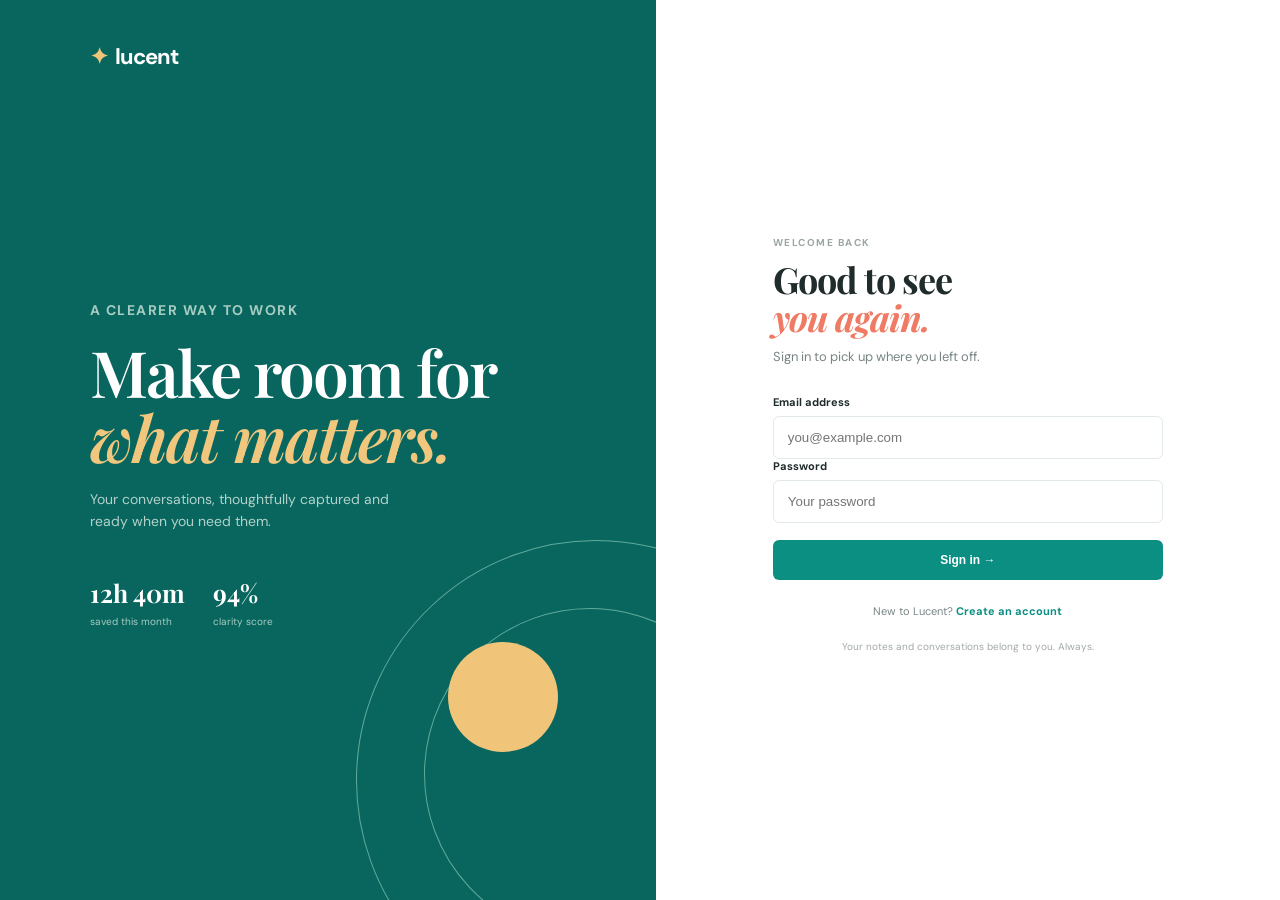
<file: index.html>
<!doctype html>
<html lang="en">
<head>
  <meta charset="UTF-8" />
  <meta name="viewport" content="width=device-width, initial-scale=1.0" />
  <title>Meetmind AI | Intelligent meeting workspace</title>
  <meta name="description" content="Lucent turns every conversation into shared clarity." />
  <link rel="preconnect" href="https://fonts.googleapis.com" />
  <link rel="preconnect" href="https://fonts.gstatic.com" crossorigin />
  <link href="https://fonts.googleapis.com/css2?family=DM+Sans:wght@400;500;600;700&family=Playfair+Display:wght@600;700&display=swap" rel="stylesheet" />
  <link rel="stylesheet" href="styles.css" />
</head>
<body>
  <div class="app-shell">
    <aside class="sidebar">
      <div class="brand"><span class="brand-mark">✦</span><span>meetmind AI   </span></div>
      <div class="workspace-switcher"><span class="avatar avatar-teal">AM</span><span><b>Acme studio</b><small>Personal workspace</small></span><span class="chevron">⌄</span></div>
      <nav class="nav" aria-label="Primary navigation">
        <a class="nav-item active" href="#workspace"><span>◉</span>Overview</a>
        <a class="nav-item" href="#meetings"><span>◌</span>Meetings <em>4</em></a>
        <a class="nav-item" href="#notes"><span>▤</span>Notes</a>
        <a class="nav-item" href="#tasks"><span>✓</span>Tasks <em class="dot"></em></a>
        <a class="nav-item" href="#library"><span>▧</span>Library</a>
      </nav>
      <div class="sidebar-bottom">
        <a class="nav-item" href="#analytics"><span>◒</span>Insights</a>
        <a class="nav-item" href="#settings"><span>⚙</span>Settings</a>
        <div class="sidebar-tip"><span class="tip-icon">✧</span><div><b>Make it yours</b><small>Personalize your AI assistant</small></div><button class="tip-close" aria-label="Dismiss">×</button></div>
        <div class="profile"><span class="avatar avatar-coral">AR</span><span><b id="profileName">Alex Rivera</b><small>Pro plan</small></span><span class="chevron">⌄</span><button class="logout-button" id="logoutBtn" type="button">Log out</button></div>
      </div>
    </aside>

    <main class="main-content" id="workspace">
      <header class="topbar"><div class="breadcrumb"><span>Workspace</span><span>/</span><b>Overview</b></div><div class="top-actions"><button class="icon-button" aria-label="Search">⌕</button><button class="icon-button has-notification" aria-label="Notifications">♧</button><button class="button button-primary" id="newMeetingBtn"><span>＋</span> New meeting</button></div></header>
      <section class="content">
        <div class="welcome-row"><div><p class="eyebrow">MONDAY, OCTOBER 5, 2026</p><h1>Good morning, Alex <span class="wave">✦</span></h1><p class="subtle">A clear day starts with a clear mind.</p></div><div class="quick-stat"><span class="stat-icon">◷</span><div><b>12h 40m</b><small>saved this month</small></div></div></div>
        <div class="hero-grid">
          <section class="hero-card"><div class="hero-copy"><p class="eyebrow light">YOUR NEXT SESSION</p><h2>Design systems<br /><i>that feel human.</i></h2><p>Tuesday, October 6 · 10:00 AM</p><div class="hero-footer"><div class="attendees"><span class="avatar avatar-sand">JR</span><span class="avatar avatar-lilac">MK</span><span class="avatar avatar-blue">+3</span><span class="attendee-label">Product sync</span></div><button class="button button-light" id="joinBtn">Join meeting <span>→</span></button></div></div><div class="hero-art" aria-hidden="true"><div class="orbit orbit-one"></div><div class="orbit orbit-two"></div><div class="art-sun"></div><div class="art-leaf leaf-one"></div><div class="art-leaf leaf-two"></div><span class="art-star">✦</span></div></section>
          <section class="focus-card"><div class="section-heading"><div><p class="eyebrow">AI FOCUS</p><h3>Your week at a glance</h3></div><button class="more-button" aria-label="More options">•••</button></div><div class="focus-body"><div class="donut"><div><strong>78%</strong><small>focused</small></div></div><div class="focus-list"><div><span class="legend teal"></span><b>Deep work</b><strong>18h 20m</strong></div><div><span class="legend coral"></span><b>Meetings</b><strong>6h 40m</strong></div><div><span class="legend sand"></span><b>Admin</b><strong>3h 10m</strong></div></div></div><div class="focus-foot"><span>↗ 12%</span> more focused than last week</div></section>
        </div>
        <div class="section-heading recent-heading"><div><p class="eyebrow">KEEP GOING</p><h2>Recent activity</h2></div><button class="text-button" id="viewAllBtn">View all <span>→</span></button></div>
        <div class="activity-grid">
          <article class="activity-card meeting-card"><div class="card-top"><span class="type-icon coral-bg">◉</span><span class="status-pill live-pill"><span class="live-dot"></span>In progress</span><button class="more-button">•••</button></div><p class="eyebrow">TODAY · 09:30 AM</p><h3>Q4 planning &amp; priorities</h3><p class="card-meta"><span>◷ 42 min</span><span>·</span><span>6 participants</span></p><div class="card-bottom"><div class="mini-avatars"><span class="avatar avatar-teal">AM</span><span class="avatar avatar-sand">JR</span><span class="avatar avatar-coral">SK</span><span class="avatar avatar-blue">+3</span></div><button class="circle-arrow" aria-label="Open meeting">→</button></div></article>
          <article class="activity-card note-card"><div class="card-top"><span class="type-icon teal-bg">▤</span><span class="status-pill">Updated 2h ago</span><button class="more-button">•••</button></div><p class="eyebrow">NOTE · PERSONAL</p><h3>Ideas for a calmer inbox</h3><p class="note-preview">“What if the best productivity system is the one you don’t notice?”</p><div class="card-bottom"><span class="tag">Personal</span><span class="card-date">Edited today</span></div></article>
          <article class="activity-card summary-card"><div class="card-top"><span class="type-icon lilac-bg">✧</span><span class="status-pill">Ready to share</span><button class="more-button">•••</button></div><p class="eyebrow">AI SUMMARY · YESTERDAY</p><h3>Customer research debrief</h3><p class="summary-preview"><span>3</span> key themes · <span>5</span> action items · <span>2</span> open questions</p><div class="card-bottom"><span class="tag lilac-tag">AI generated</span><span class="circle-arrow">→</span></div></article>
        </div>
        <div class="bottom-grid"><section class="agenda-panel"><div class="section-heading"><div><p class="eyebrow">UP NEXT</p><h2>Your agenda</h2></div><button class="text-button">Calendar <span>↗</span></button></div><div class="agenda-row"><div class="agenda-time"><b>10:00</b><small>AM</small></div><div class="agenda-line"><span></span></div><div class="agenda-content"><div class="agenda-title"><span class="agenda-dot coral"></span><h3>Design systems that feel human</h3><span class="duration">60 min</span></div><p>Product sync · 5 participants</p></div></div><div class="agenda-row"><div class="agenda-time"><b>02:30</b><small>PM</small></div><div class="agenda-line"><span></span></div><div class="agenda-content"><div class="agenda-title"><span class="agenda-dot teal"></span><h3>Focus block</h3><span class="duration">90 min</span></div><p>Deep work · No interruptions</p></div></div></section><section class="task-panel"><div class="section-heading"><div><p class="eyebrow">ACTION ITEMS</p><h2>Stay on track</h2></div><button class="more-button">•••</button></div><div class="task-progress"><div class="progress-ring"><span>5/8</span></div><div><b>Almost there</b><p>3 tasks need your attention</p></div></div><div class="task-list"><label><input type="checkbox" checked /><span>Share Q4 planning notes</span><small>Today</small></label><label><input type="checkbox" /><span>Review research transcript</span><small>Tomorrow</small></label><label><input type="checkbox" /><span>Send follow-up to Maya</span><small>Oct 8</small></label></div></section></div>
      </section>
    </main>
  </div>
  <div class="modal hidden" id="meetingModal" role="dialog" aria-modal="true" aria-labelledby="modalTitle"><div class="modal-card"><button class="modal-close" id="closeModal" aria-label="Close">×</button><span class="modal-icon">✦</span><p class="eyebrow">NEW SESSION</p><h2 id="modalTitle">What are we making<br /><i>space for?</i></h2><p class="subtle">Start a focused workspace for your next conversation.</p><input class="meeting-input" id="meetingName" type="text" placeholder="Name your meeting" /><div class="modal-actions"><button class="button button-quiet" id="cancelModal">Cancel</button><button class="button button-primary" id="startMeeting">Start workspace <span>→</span></button></div></div></div>
  <div class="toast hidden" id="toast"><span>✦</span><span id="toastMessage">Workspace ready</span></div>
  <script src="app.js"></script>
</body>
</html>
</file>
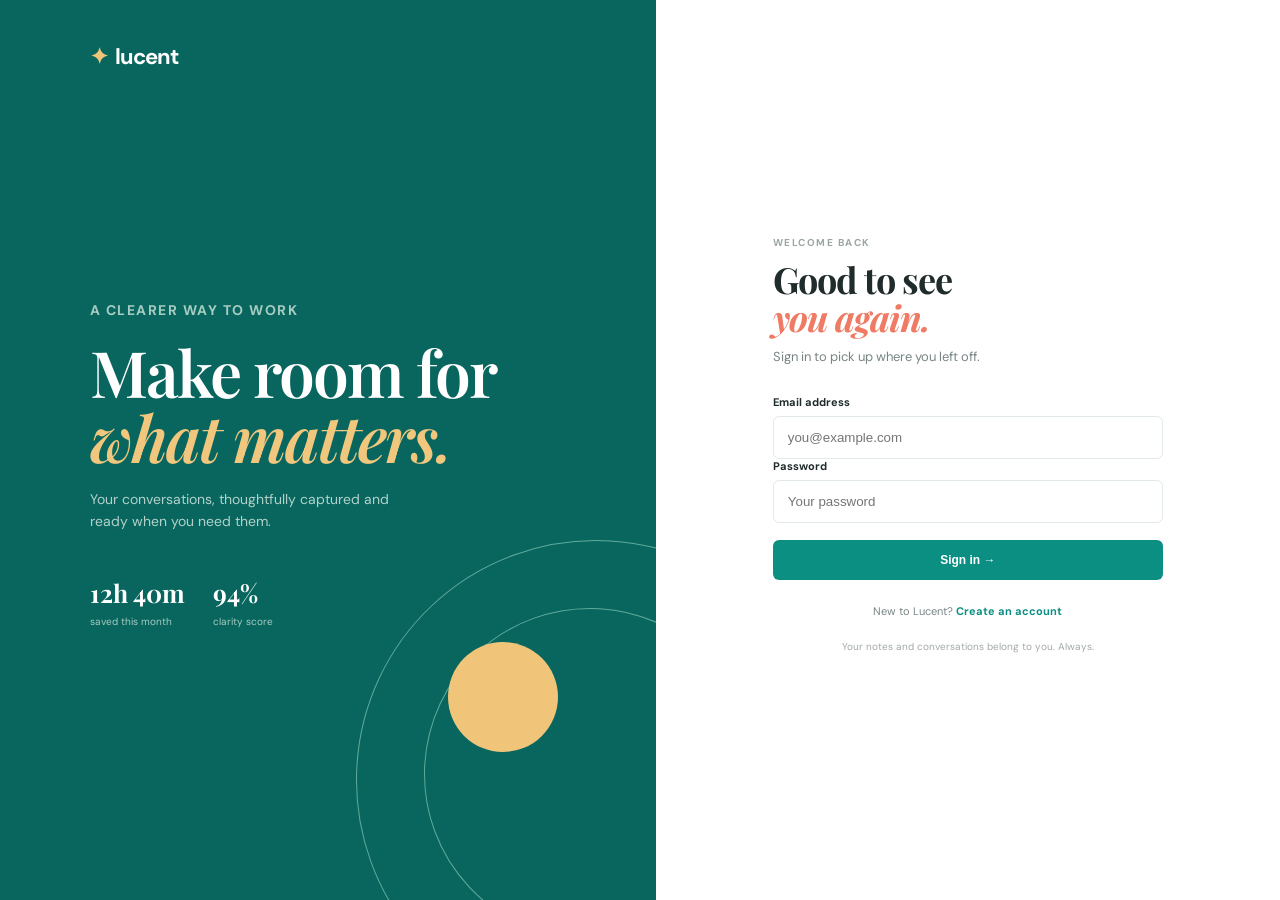
<file: dashboard/index.html>
<!doctype html>
<html lang="en">
<head>
  <meta charset="UTF-8" />
  <meta name="viewport" content="width=device-width, initial-scale=1.0" />
  <title>Dashboard | MeetMind AI</title>
  <meta name="description" content="MeetMind AI authenticated workspace dashboard" />
  <link rel="preconnect" href="https://fonts.googleapis.com" />
  <link rel="preconnect" href="https://fonts.gstatic.com" crossorigin />
  <link href="https://fonts.googleapis.com/css2?family=DM+Sans:wght@400;500;600;700&family=Playfair+Display:wght@600;700&display=swap" rel="stylesheet" />
  <link rel="stylesheet" href="dashboard.css" />
</head>
<body data-theme="light">
  <script>try { document.body.dataset.theme = localStorage.getItem('meetmind-theme') || localStorage.getItem('meetmind-room-theme') || 'light'; } catch { }</script>
  <div class="dashboard-shell">
    <aside class="sidebar" id="sidebar"></aside>
    <div class="dashboard-main">
      <header class="dashboard-header" id="header"></header>
      <main class="dashboard-content">
        <section class="welcome-row">
          <div><p class="eyebrow" id="dateLabel">TODAY</p><h1>Good morning, <span id="welcomeName">there</span> <span class="spark">✦</span></h1><p class="muted">Your meeting workspace is ready when you are.</p></div>
          <div class="header-actions"><button class="button button-primary" data-action="create-meeting"><span>＋</span> Create meeting</button></div>
        </section>

        <section class="stats-grid" id="stats" aria-label="Dashboard statistics"></section>

        <section class="primary-actions" aria-label="Meeting actions">
          <article class="action-card action-create"><div class="action-icon">＋</div><div><p class="eyebrow">START SOMETHING NEW</p><h2>Create a meeting</h2><p>Set up a workspace for your next conversation.</p></div><button class="button button-light" data-action="create-meeting">Create <span>→</span></button></article>
          <article class="action-card action-join"><div class="action-icon">↗</div><div><p class="eyebrow">HAVE AN INVITE?</p><h2>Join a meeting</h2><p>Enter a meeting link or room code to continue.</p></div><button class="button button-outline" data-action="join-meeting">Join <span>→</span></button></article>
        </section>

        <section class="section-block" id="meetings"><div class="section-heading"><div><p class="eyebrow">YOUR WORKSPACE</p><h2>Meetings</h2></div><a class="section-link" href="#recent">View all <span>→</span></a></div><div class="meeting-grid" id="recentMeetings"></div></section>
        <section class="section-block split-block"><div><div class="section-heading"><div><p class="eyebrow">PLAN AHEAD</p><h2>Upcoming meetings</h2></div><button class="text-button" data-action="calendar">Calendar ↗</button></div><div id="upcomingMeetings"></div></div><div id="tasks"><div class="section-heading"><div><p class="eyebrow">YOUR FOLLOW-UPS</p><h2>Pending tasks</h2></div><a class="section-link" href="#tasks">View all <span>→</span></a></div><div id="pendingTasks"></div></div></section>

        <section class="section-block" id="notes"><div class="section-heading"><div><p class="eyebrow">MEETMIND TOOLS</p><h2>Quick AI actions</h2></div><span class="availability">Available with meeting content</span></div><div class="ai-actions" id="quickActions"></div></section>
        <p class="privacy-footer">Your workspace is private. Meeting intelligence appears here only after you connect meeting content.</p>
      </main>
    </div>
  </div>
  <div class="modal hidden" id="actionModal" role="dialog" aria-modal="true" aria-labelledby="modalTitle"><div class="modal-card"><button class="modal-close" id="closeModal" aria-label="Close">×</button><span class="modal-icon" id="modalIcon">✦</span><p class="eyebrow" id="modalEyebrow">MEETING WORKSPACE</p><h2 id="modalTitle">Coming next.</h2><p class="muted" id="modalMessage">Meeting creation is not connected yet. This dashboard is ready for the meeting engine.</p><button class="button button-primary modal-button" id="modalDone">Got it</button></div></div>
  <div class="modal hidden" id="settingsModal" role="dialog" aria-modal="true" aria-labelledby="settingsTitle"><div class="modal-card settings-card"><button class="modal-close" data-action="close-settings" aria-label="Close">×</button><p class="eyebrow">ACCOUNT SETTINGS</p><h2 id="settingsTitle">Your profile</h2><form id="settingsForm"><label>Name<input name="name" required minlength="2" maxlength="120"/></label><label>Preferred language<select name="preferred_language"><option value="en">English</option><option value="es">Spanish</option><option value="fr">French</option><option value="de">German</option><option value="hi">Hindi</option></select></label><label>Timezone<input name="timezone" maxlength="64" placeholder="Asia/Kolkata"/></label><p class="muted" id="settingsState">Changes are saved to your account.</p><button class="button button-primary modal-button" type="submit">Save changes</button></form></div></div>
  <script src="dashboard.js"></script>
</body>
</html>
</file>
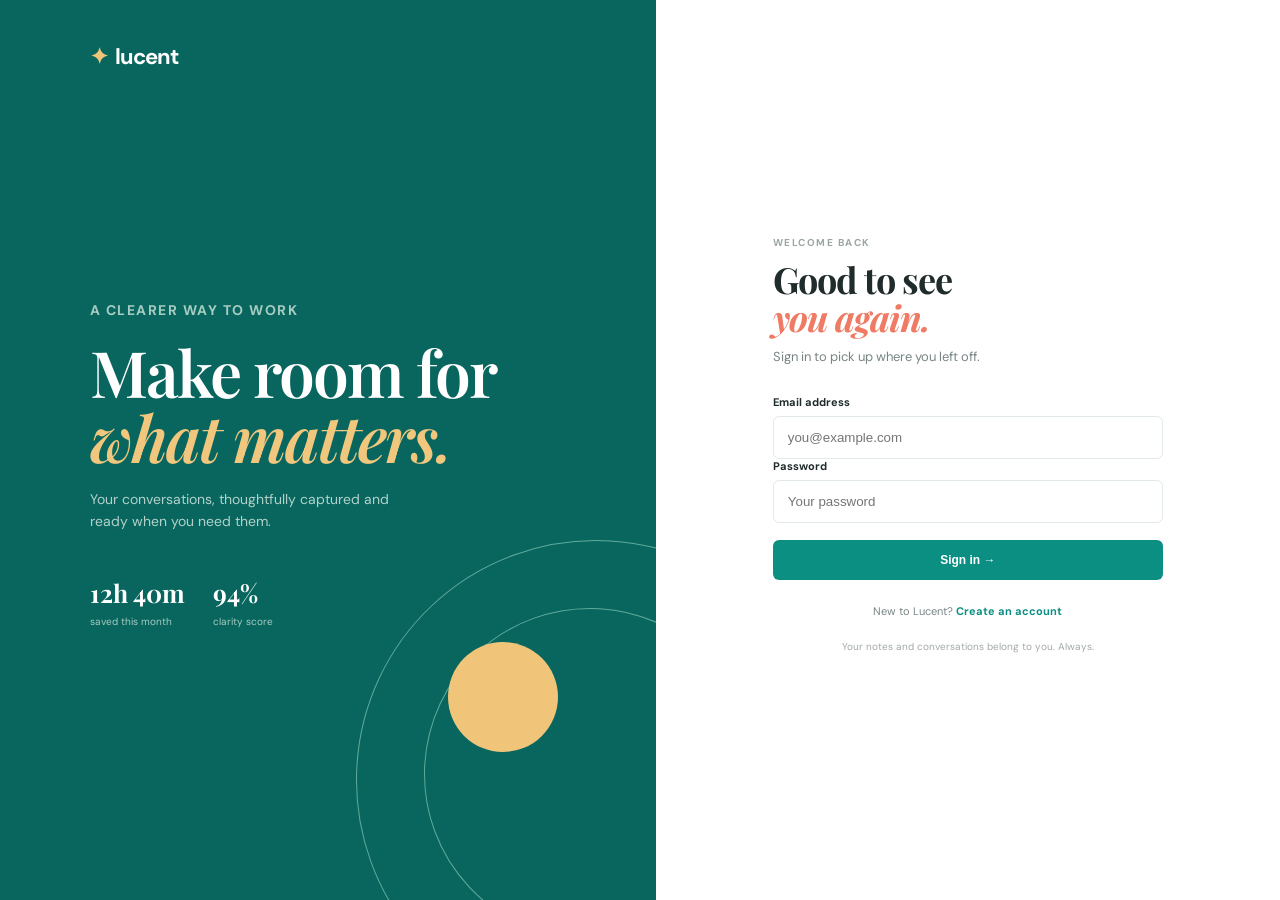
<file: login/index.html>
<!doctype html>
<html lang="en"><head><meta charset="UTF-8" /><meta name="viewport" content="width=device-width, initial-scale=1.0" /><title>Sign in | Lucent</title><link rel="preconnect" href="https://fonts.googleapis.com" /><link rel="preconnect" href="https://fonts.gstatic.com" crossorigin /><link href="https://fonts.googleapis.com/css2?family=DM+Sans:wght@400;500;600;700&family=Playfair+Display:wght@600;700&display=swap" rel="stylesheet" /><link rel="stylesheet" href="../auth/auth.css" /></head><body><main class="auth-shell"><section class="auth-visual"><div class="auth-brand"><span>✦</span>lucent</div><div class="visual-copy"><p class="eyebrow">A CLEARER WAY TO WORK</p><h1>Make room for<br /><i>what matters.</i></h1><p>Your conversations, thoughtfully captured and ready when you need them.</p><div class="visual-stat"><div><b>12h 40m</b><small>saved this month</small></div><div><b>94%</b><small>clarity score</small></div></div></div><div class="visual-orbit"></div><div class="visual-sun"></div></section><section class="auth-panel"><div class="auth-card"><p class="eyebrow">WELCOME BACK</p><h2>Good to see<br /><i>you again.</i></h2><p class="auth-subtitle">Sign in to pick up where you left off.</p><form class="auth-form" id="authForm"><div id="fields"></div><div id="formError" class="form-error" role="alert"></div><button class="button button-primary" type="submit">Sign in →</button></form><p class="auth-switch">New to Lucent? <a href="../register/index.html">Create an account</a></p><p class="privacy-note">Your notes and conversations belong to you. Always.</p></div></section></main><script src="../supabase-client.js"></script><script src="../auth/auth.js"></script><script>window.meetmindSupabase?.ensureClient().catch(() => undefined); setupAuthForm('login');</script></body></html>
</file>
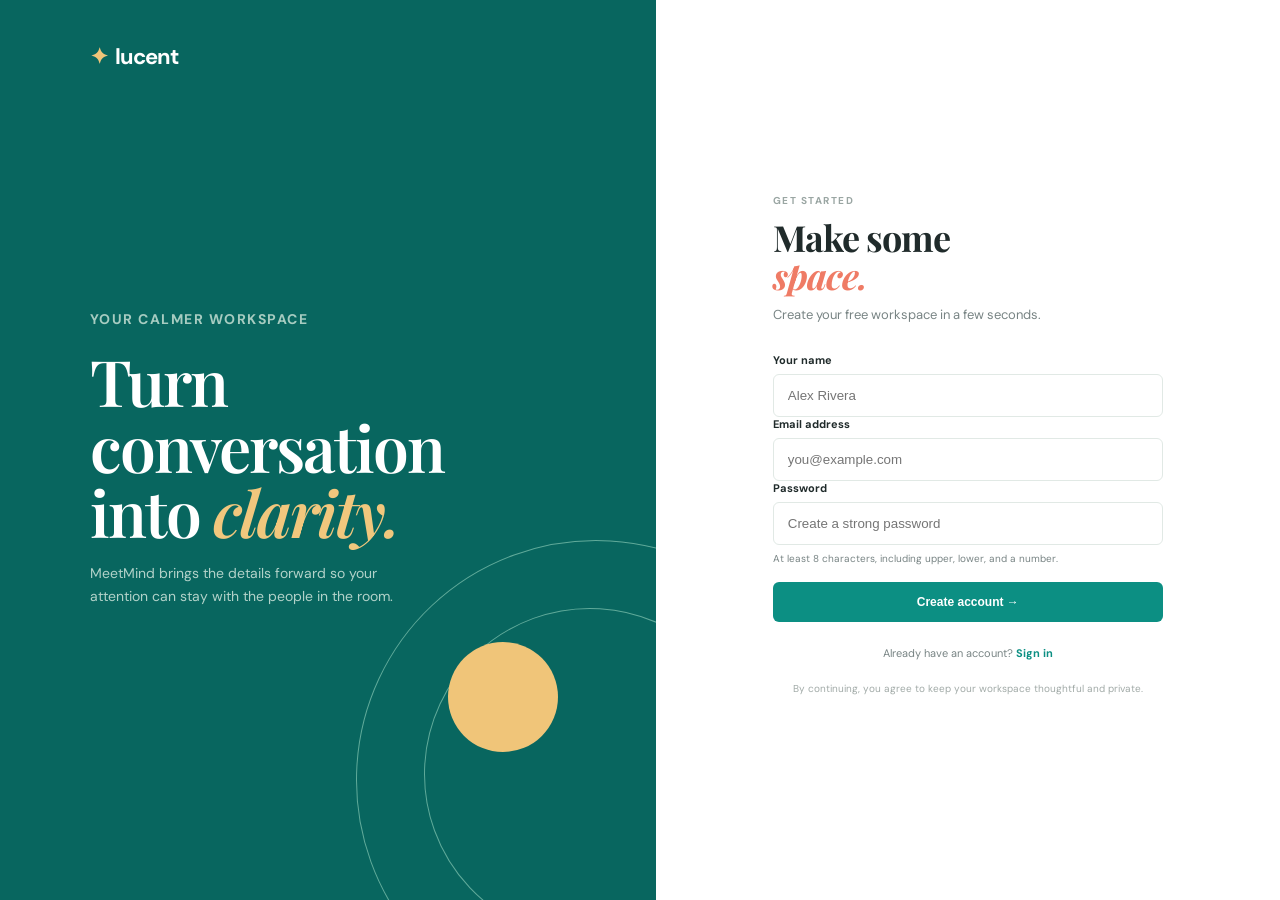
<file: register/index.html>
<!doctype html>
<html lang="en"><head><meta charset="UTF-8" /><meta name="viewport" content="width=device-width, initial-scale=1.0" /><title>Create account | Lucent</title><link rel="preconnect" href="https://fonts.googleapis.com" /><link rel="preconnect" href="https://fonts.gstatic.com" crossorigin /><link href="https://fonts.googleapis.com/css2?family=DM+Sans:wght@400;500;600;700&family=Playfair+Display:wght@600;700&display=swap" rel="stylesheet" /><link rel="stylesheet" href="../auth/auth.css" /></head><body><main class="auth-shell"><section class="auth-visual"><div class="auth-brand"><span>✦</span>lucent</div><div class="visual-copy"><p class="eyebrow">YOUR CALMER WORKSPACE</p><h1>Turn conversation<br />into <i>clarity.</i></h1><p>MeetMind brings the details forward so your attention can stay with the people in the room.</p></div><div class="visual-orbit"></div><div class="visual-sun"></div></section><section class="auth-panel"><div class="auth-card"><p class="eyebrow">GET STARTED</p><h2>Make some<br /><i>space.</i></h2><p class="auth-subtitle">Create your free workspace in a few seconds.</p><form class="auth-form" id="authForm"><div id="fields"></div><div id="formError" class="form-error" role="alert"></div><button class="button button-primary" type="submit">Create account →</button></form><p class="auth-switch">Already have an account? <a href="../login/index.html">Sign in</a></p><p class="privacy-note">By continuing, you agree to keep your workspace thoughtful and private.</p></div></section></main><script src="../supabase-client.js"></script><script src="../auth/auth.js"></script><script>window.meetmindSupabase?.ensureClient().catch(() => undefined); setupAuthForm('register');</script></body></html>
</file>
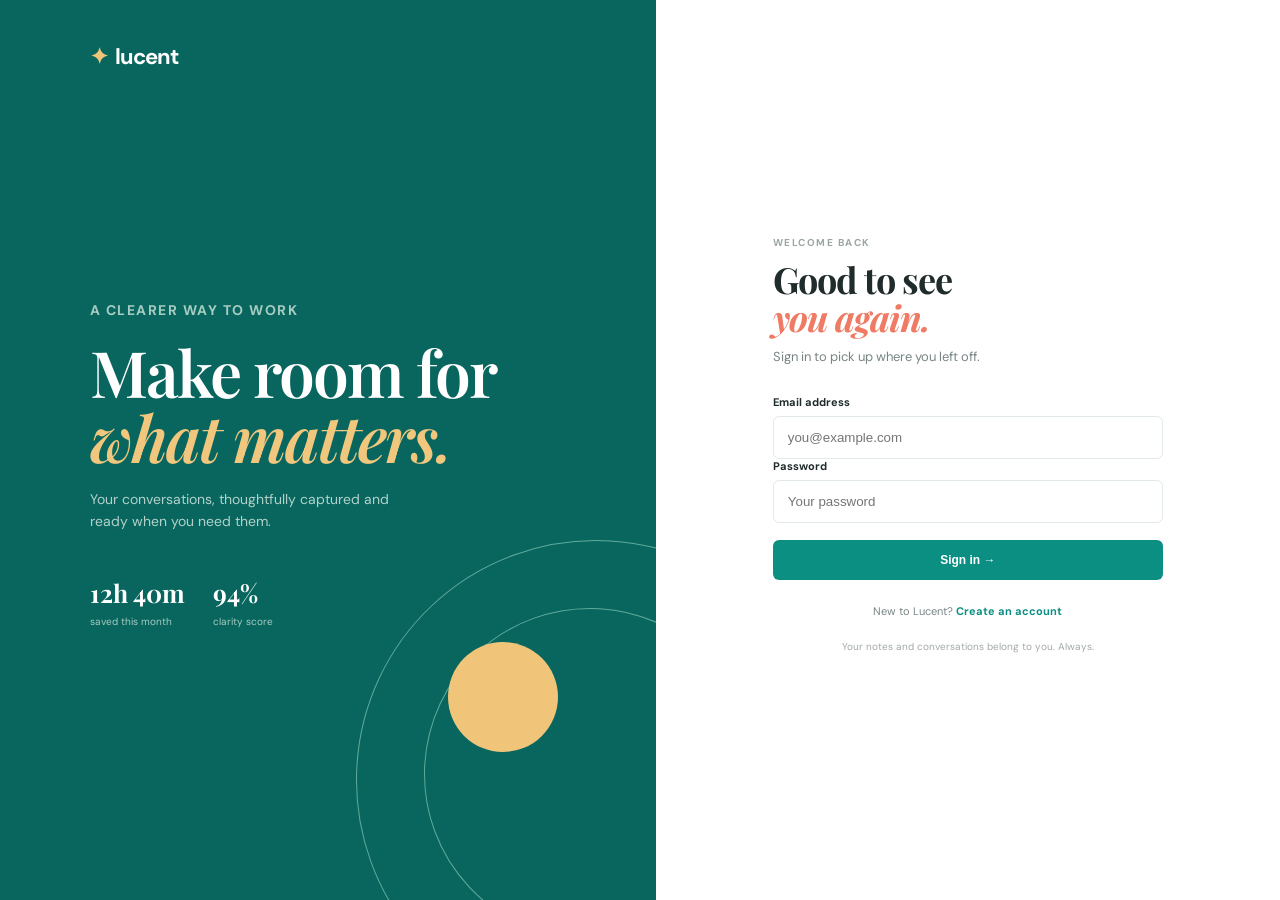
<file: meetings/create/index.html>
<!doctype html><html lang="en"><head><meta charset="UTF-8"/><meta name="viewport" content="width=device-width,initial-scale=1.0"/><title>Create meeting | MeetMind AI</title><link rel="preconnect" href="https://fonts.googleapis.com"/><link rel="preconnect" href="https://fonts.gstatic.com" crossorigin/><link href="https://fonts.googleapis.com/css2?family=DM+Sans:wght@400;500;600;700&family=Playfair+Display:wght@600;700&display=swap" rel="stylesheet"/><link rel="stylesheet" href="../meetings.css"/></head><body><main class="meeting-page"><header class="meeting-top"><a class="brand" href="../../dashboard/index.html"><span>✦</span>meetmind <small>AI</small></a><a class="back-link" href="../../dashboard/index.html">← Dashboard</a></header><div class="meeting-layout"><section class="intro"><p class="eyebrow">NEW MEETING</p><h1>Make space for<br/><i>the conversation.</i></h1><p class="muted">Create a private workspace for your meeting. Add the basics now; intelligence features will become available when the meeting engine is connected.</p><div class="feature-list"><div class="feature"><span class="feature-icon">◌</span><span><b>One focused workspace</b><small>Participants and meeting details stay together.</small></span></div><div class="feature"><span class="feature-icon">◎</span><span><b>Ready for conversation</b><small>Your meeting workspace is ready to use.</small></span></div></div></section><section class="form-card"><form class="form" id="meetingForm"><div class="field"><label for="title">Meeting title</label><input id="title" name="title" placeholder="e.g. Product planning" required maxlength="255"/></div><div class="field"><label for="description">Description <span class="muted">(optional)</span></label><textarea id="description" name="description" placeholder="What would you like to cover?"></textarea></div><div class="field"><label for="meeting_type">Meeting type</label><select id="meeting_type" name="meeting_type"><option value="online">Online</option><option value="lecture">Lecture</option><option value="interview">Interview</option><option value="workshop">Workshop</option></select></div><div class="form-row"><div class="field"><label for="start_time">Start time</label><input id="start_time" name="start_time" type="datetime-local"/></div><div class="field"><label for="end_time">End time</label><input id="end_time" name="end_time" type="datetime-local"/></div></div><div id="formError" class="form-error" role="alert"></div><button class="button button-primary" type="submit">Create meeting →</button><p class="form-note">You will be added as the host automatically.</p></form></section></div></main><script src="../meetings.js"></script><script>document.querySelector('#meetingForm').addEventListener('submit', MeetingPage.createMeeting);</script></body></html>
</file>
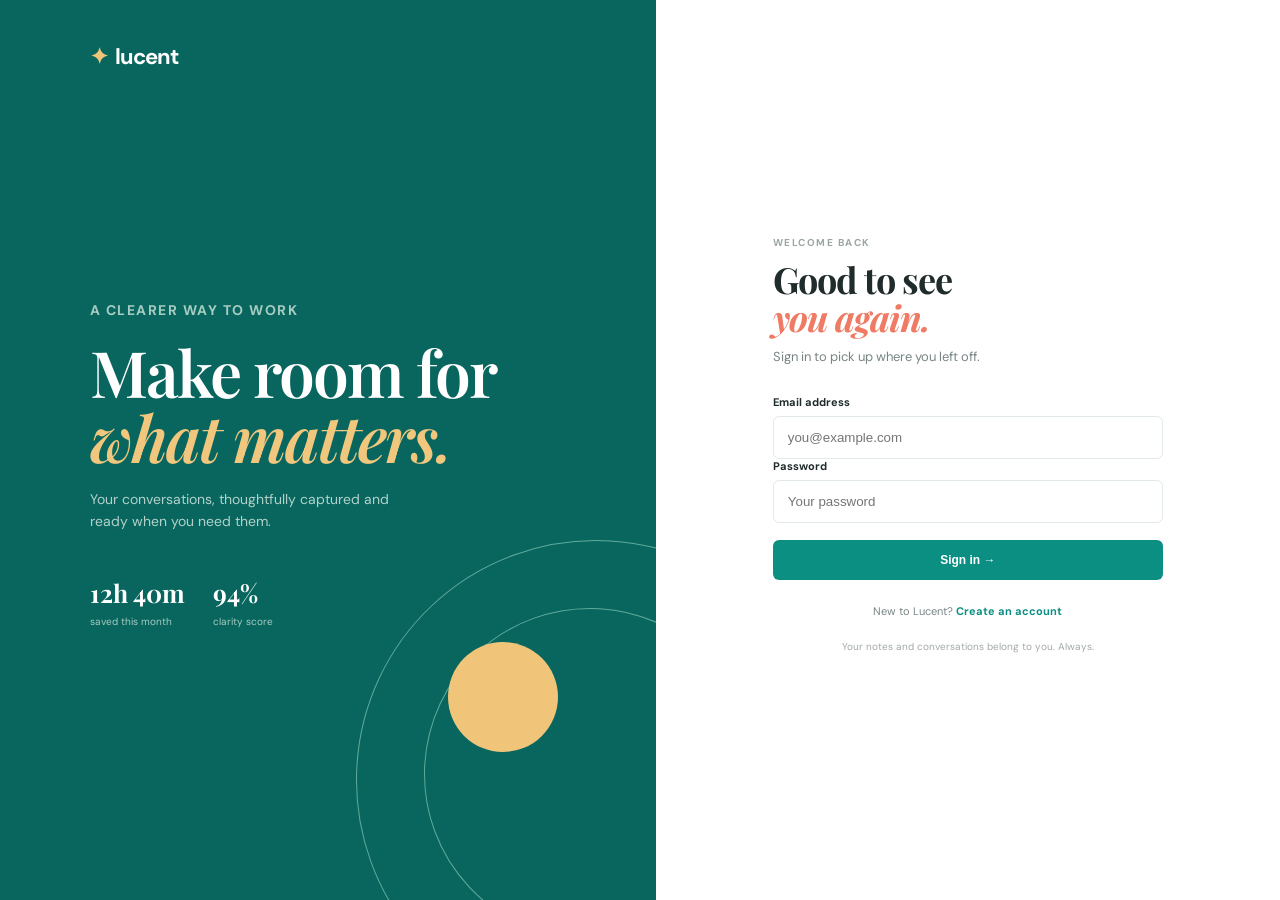
<file: meetings/join/index.html>
<!doctype html><html lang="en"><head><meta charset="UTF-8"/><meta name="viewport" content="width=device-width,initial-scale=1.0"/><title>Join meeting | MeetMind AI</title><link rel="preconnect" href="https://fonts.googleapis.com"/><link rel="preconnect" href="https://fonts.gstatic.com" crossorigin/><link href="https://fonts.googleapis.com/css2?family=DM+Sans:wght@400;500;600;700&family=Playfair+Display:wght@600;700&display=swap" rel="stylesheet"/><link rel="stylesheet" href="../meetings.css"/></head><body><main class="meeting-page"><header class="meeting-top"><a class="brand" href="../../dashboard/index.html"><span>✦</span>meetmind <small>AI</small></a><a class="back-link" href="../../dashboard/index.html">← Dashboard</a></header><div class="meeting-layout"><section class="intro"><p class="eyebrow">JOIN A MEETING</p><h1>Bring your<br/><i>perspective.</i></h1><p class="muted">Use the meeting ID shared by the host. You will only see meeting content after you join.</p><div class="feature-list"><div class="feature"><span class="feature-icon">✓</span><span><b>Choose your access</b><small>Join as a participant or a viewer.</small></span></div><div class="feature"><span class="feature-icon">◉</span><span><b>Clear permissions</b><small>Your role is shown to everyone in the workspace.</small></span></div></div></section><section class="form-card"><form class="form" id="joinForm"><div class="field"><label for="meeting_id">Meeting ID</label><input id="meeting_id" name="meeting_id" placeholder="Paste the meeting UUID" required/></div><div class="field"><label for="role">Join as</label><select id="role" name="role"><option value="participant">Participant</option><option value="viewer">Viewer</option></select><small>Participants can contribute. Viewers have read-only access.</small></div><div id="formError" class="form-error" role="alert"></div><button class="button button-primary" type="submit">Join meeting →</button><p class="form-note">You can leave at any time from the meeting workspace.</p></form></section></div></main><script src="../meetings.js"></script><script>document.querySelector('#joinForm').addEventListener('submit', MeetingPage.joinMeeting);</script></body></html>
</file>
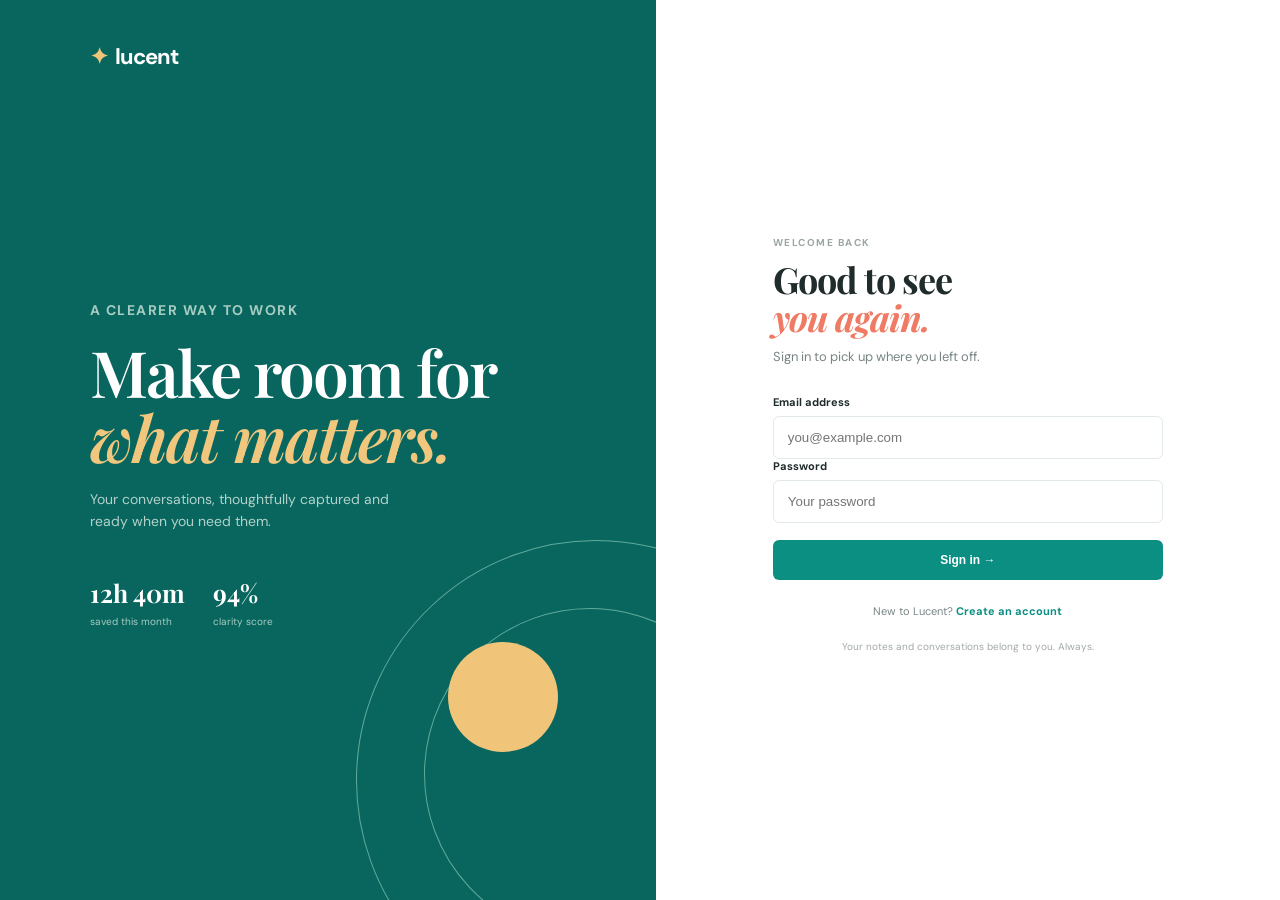
<file: meetings/detail.html>
<!doctype html>
<html lang="en">
	<head>
		<meta charset="UTF-8" />
		<meta name="viewport" content="width=device-width, initial-scale=1.0, viewport-fit=cover" />
		<title>Live workspace | MeetMind AI</title>
		<link rel="preconnect" href="https://fonts.googleapis.com" />
		<link rel="preconnect" href="https://fonts.gstatic.com" crossorigin />
		<link href="https://fonts.googleapis.com/css2?family=DM+Sans:wght@400;500;600;700&family=Noto+Sans+Malayalam:wght@400;500;600;700&family=Playfair+Display:wght@600;700&display=swap" rel="stylesheet" />
		<link rel="stylesheet" href="room-tokens.css" />
		<link rel="stylesheet" href="workspace.css" />
		<link rel="stylesheet" href="room-layout.css" />
		<link rel="stylesheet" href="transcription.css" />
		<link rel="stylesheet" href="questions.css" />
	</head>
	<body>
		<main class="workspace-shell" id="roomShell" data-theme="light">
			<header class="workspace-header" id="workspaceHeader">
				<div id="loading" class="loading-state" aria-live="polite">
					<span class="skeleton-mark"></span>
					<span class="skeleton-copy"><i></i><i></i></span>
					<span class="skeleton-status"></span>
				</div>
			</header>
			<div class="connection-banner" id="reconnectingBanner" hidden role="status">Reconnecting to the meeting...</div>
			<div class="workspace-body" id="workspaceGrid"></div>
			<div id="controls"></div>
			<div class="toast-stack" id="toast" aria-live="polite" aria-atomic="false"></div>
		</main>
		<script src="icons.js"></script>
		<script src="websocket-service.js"></script>
		<script src="webrtc-service.js"></script>
		<script src="media-provider.js"></script>
		<script src="providers/mesh-provider.js"></script>
		<script src="workspace.js"></script>
	</body>
</html>
</file>
<file: styles.css>
/* Authentication-aware dashboard controls */
.logout-button{border:0;background:none;color:#a07d76;cursor:pointer;font-size:9px;padding:4px 0;margin-left:auto}.logout-button:hover{color:var(--coral)}
*{box-sizing:border-box} :root{--ink:#202b2b;--muted:#788484;--line:#e7ece9;--cream:#f6f8f4;--paper:#fff;--teal:#0c8f83;--teal-dark:#08665f;--coral:#ef7b65;--sand:#e7be72;--lilac:#c5b8e7} body{margin:0;background:var(--cream);color:var(--ink);font-family:'DM Sans',sans-serif;font-size:14px}button,input{font:inherit}.app-shell{display:flex;min-height:100vh}.sidebar{width:238px;background:#fff;border-right:1px solid var(--line);padding:28px 15px 20px;display:flex;flex-direction:column;flex-shrink:0}.brand{display:flex;align-items:center;gap:9px;padding:0 13px 34px;font-size:23px;font-weight:700;letter-spacing:-1px}.brand-mark{display:grid;place-items:center;color:var(--coral);font-size:21px}.workspace-switcher{display:flex;align-items:center;gap:10px;padding:10px 12px;margin-bottom:25px;background:var(--cream);border-radius:8px}.workspace-switcher b,.profile b{display:block;font-size:12px}.workspace-switcher small,.profile small{display:block;color:var(--muted);font-size:10px;margin-top:2px}.chevron{color:#99a5a2;margin-left:auto;font-size:16px}.avatar{width:28px;height:28px;border-radius:50%;display:grid;place-items:center;font-size:9px;font-weight:700;color:#fff;border:2px solid #fff;flex-shrink:0}.avatar-teal{background:#70b8ae}.avatar-coral{background:#e88d7b}.avatar-sand{background:#c99e61}.avatar-lilac{background:#9f91d0}.avatar-blue{background:#719bb3}.nav{display:grid;gap:4px}.nav-item{height:40px;border-radius:7px;display:flex;align-items:center;gap:13px;padding:0 13px;color:#71807e;text-decoration:none;font-size:13px}.nav-item span{width:17px;text-align:center;font-size:17px;color:#8e9a98}.nav-item:hover,.nav-item.active{background:#edf5f2;color:var(--teal-dark);font-weight:600}.nav-item.active span{color:var(--teal)}.nav-item em{font-style:normal;font-size:10px;background:#f2b6a8;color:#9e5547;border-radius:10px;padding:2px 6px;margin-left:auto}.nav-item .dot{width:6px;height:6px;background:var(--coral);border-radius:50%;margin-left:auto}.sidebar-bottom{margin-top:auto}.sidebar-tip{background:#f8f3e8;border-radius:9px;padding:13px 10px;margin:22px 5px 22px;display:flex;gap:9px;align-items:flex-start}.tip-icon{color:#d7a244;font-size:17px}.sidebar-tip b{font-size:11px;display:block}.sidebar-tip small{color:#8a8c80;font-size:9px;display:block;line-height:1.4;margin-top:3px}.tip-close{border:0;background:none;color:#aaa;padding:0;margin-left:auto;cursor:pointer}.profile{border-top:1px solid var(--line);padding:18px 10px 0;display:flex;align-items:center;gap:9px}.main-content{flex:1;min-width:0}.topbar{height:76px;border-bottom:1px solid var(--line);background:rgba(255,255,255,.72);display:flex;align-items:center;justify-content:space-between;padding:0 clamp(28px,5vw,72px)}.breadcrumb{display:flex;gap:10px;color:#9aa5a2;font-size:12px}.breadcrumb b{color:var(--ink);font-weight:600}.top-actions{display:flex;align-items:center;gap:15px}.icon-button,.more-button{border:0;background:none;color:#758480;font-size:22px;cursor:pointer;position:relative}.has-notification:after{content:'';position:absolute;top:3px;right:1px;width:5px;height:5px;border-radius:50%;background:var(--coral)}.button{border:0;border-radius:6px;padding:11px 16px;cursor:pointer;font-weight:600;font-size:12px;transition:transform .2s,box-shadow .2s}.button:hover{transform:translateY(-1px);box-shadow:0 5px 12px #173f321c}.button-primary{background:var(--teal);color:#fff}.content{max-width:1320px;margin:0 auto;padding:42px clamp(28px,5vw,72px) 60px}.welcome-row{display:flex;justify-content:space-between;align-items:flex-end;margin-bottom:32px}.eyebrow{font-size:10px;letter-spacing:1.5px;color:#9aa6a3;font-weight:700;margin:0 0 10px}.welcome-row h1{font-family:'Playfair Display',serif;font-size:39px;line-height:1.1;font-weight:600;letter-spacing:-1.1px;margin:0}.wave{color:var(--coral);font-size:28px;margin-left:5px}.subtle{color:var(--muted);margin:8px 0 0;font-size:13px}.quick-stat{display:flex;align-items:center;gap:11px;padding-bottom:4px}.stat-icon{color:var(--coral);font-size:23px}.quick-stat b{display:block;font-family:'Playfair Display',serif;font-size:19px;font-weight:600}.quick-stat small{display:block;color:var(--muted);font-size:10px;margin-top:2px}.hero-grid{display:grid;grid-template-columns:minmax(0,1.7fr) minmax(280px,1fr);gap:20px}.hero-card{min-height:245px;border-radius:10px;overflow:hidden;background:var(--teal-dark);color:#fff;display:flex;position:relative}.hero-copy{position:relative;z-index:2;padding:29px 34px;display:flex;flex-direction:column;width:65%}.hero-copy h2{font-family:'Playfair Display',serif;font-size:31px;line-height:1.08;font-weight:600;letter-spacing:-.7px;margin:2px 0 12px}.hero-copy h2 i,.modal-card h2 i{color:#f3c985;font-style:italic}.hero-copy>p:not(.eyebrow){font-size:11px;color:#b2d2c9;margin:0}.light{color:#a7ccc1}.hero-footer{display:flex;align-items:center;justify-content:space-between;margin-top:auto}.attendees{display:flex;align-items:center}.attendees .avatar{margin-left:-7px}.attendees .avatar:first-child{margin-left:0}.attendee-label{font-size:10px;color:#b2d2c9;margin-left:9px}.button-light{background:#fff;color:var(--teal-dark);padding:10px 13px}.hero-art{position:absolute;inset:0 0 0 55%;overflow:hidden;background:#177c71}.orbit{position:absolute;border:1px solid #73b9a9;border-radius:50%;transform:rotate(-24deg)}.orbit-one{width:300px;height:200px;right:-34px;top:12px}.orbit-two{width:225px;height:155px;right:8px;top:38px}.art-sun{position:absolute;width:95px;height:95px;border-radius:50%;background:#f1c477;right:62px;top:56px}.art-leaf{position:absolute;width:55px;height:105px;border-radius:100% 0 100% 0;background:#66a79a;transform:rotate(32deg)}.leaf-one{right:151px;bottom:-21px}.leaf-two{right:28px;bottom:-30px;transform:rotate(62deg);background:#318d81}.art-star{position:absolute;right:188px;top:46px;font-size:23px;color:#fff3d0}.focus-card,.activity-card,.agenda-panel,.task-panel{background:#fff;border:1px solid var(--line);border-radius:10px}.focus-card{padding:22px 23px}.section-heading{display:flex;justify-content:space-between;align-items:flex-start}.section-heading h2,.section-heading h3{margin:0;font-size:17px;font-weight:600;letter-spacing:-.3px}.section-heading h3{font-size:15px}.focus-body{display:flex;align-items:center;gap:22px;margin:19px 0 15px}.donut{width:110px;height:110px;border-radius:50%;display:grid;place-items:center;background:conic-gradient(var(--teal) 0 78%,#e9efec 78% 100%);position:relative}.donut:before{content:'';position:absolute;inset:10px;border-radius:50%;background:#fff}.donut div{position:relative;text-align:center}.donut strong{display:block;font-family:'Playfair Display',serif;font-size:21px}.donut small{font-size:9px;color:var(--muted)}.focus-list{display:grid;gap:11px;flex:1}.focus-list div{display:grid;grid-template-columns:10px 1fr auto;align-items:center;gap:6px;font-size:10px}.focus-list b{font-weight:500;color:#6c7876}.focus-list strong{font-size:10px}.legend{width:7px;height:7px;border-radius:50%}.legend.teal{background:var(--teal)}.legend.coral{background:var(--coral)}.legend.sand{background:var(--sand)}.focus-foot{border-top:1px solid var(--line);padding-top:13px;color:var(--muted);font-size:10px}.focus-foot span{color:var(--teal);font-weight:700;margin-right:4px}.recent-heading{margin:41px 0 18px;align-items:flex-end}.text-button{border:0;background:none;color:var(--teal);font-size:11px;font-weight:600;cursor:pointer}.activity-grid{display:grid;grid-template-columns:repeat(3,1fr);gap:17px}.activity-card{min-height:217px;padding:19px 20px;display:flex;flex-direction:column;transition:transform .2s,box-shadow .2s}.activity-card:hover{transform:translateY(-3px);box-shadow:0 12px 25px #133c3210}.card-top{display:flex;align-items:center;gap:9px;margin-bottom:18px}.type-icon{width:30px;height:30px;border-radius:7px;display:grid;place-items:center;font-size:15px}.coral-bg{background:#fff0eb;color:var(--coral)}.teal-bg{background:#e5f4f0;color:var(--teal)}.lilac-bg{background:#f0edfb;color:#9a85ce}.status-pill{font-size:9px;color:#9aa5a3}.live-pill{color:#e27863;background:#fff3ef;border-radius:12px;padding:5px 8px}.live-dot{display:inline-block;width:5px;height:5px;background:var(--coral);border-radius:50%;margin-right:4px;vertical-align:1px}.card-top .more-button{margin-left:auto;font-size:15px}.activity-card h3{font-family:'Playfair Display',serif;font-size:18px;font-weight:600;line-height:1.2;margin:0 0 10px}.card-meta{display:flex;gap:8px;color:#9aa5a3;font-size:10px;margin:0}.card-bottom{display:flex;align-items:center;justify-content:space-between;margin-top:auto}.mini-avatars{display:flex}.mini-avatars .avatar{margin-left:-7px;width:24px;height:24px;font-size:8px}.mini-avatars .avatar:first-child{margin-left:0}.circle-arrow{width:29px;height:29px;border-radius:50%;border:1px solid var(--line);background:#fff;color:var(--teal);cursor:pointer;font-size:15px}.note-preview{font-family:'Playfair Display',serif;font-size:14px;line-height:1.45;color:#707d79;margin:2px 0}.tag{background:#e8f4f0;color:var(--teal);font-size:9px;border-radius:4px;padding:5px 8px}.lilac-tag{background:#f0edfb;color:#8d79c1}.card-date{font-size:9px;color:#9aa5a3}.summary-preview{font-size:11px;color:#7c8885;margin:1px 0}.summary-preview span{color:var(--teal);font-weight:700}.bottom-grid{display:grid;grid-template-columns:1.4fr 1fr;gap:17px;margin-top:17px}.agenda-panel,.task-panel{padding:23px 25px}.agenda-panel .section-heading,.task-panel .section-heading{margin-bottom:20px}.agenda-row{display:grid;grid-template-columns:54px 15px 1fr;gap:11px;min-height:69px}.agenda-time{text-align:right;padding-top:2px}.agenda-time b{font-family:'Playfair Display',serif;font-size:14px;display:block}.agenda-time small{font-size:9px;color:#9aa5a3}.agenda-line{border-left:1px solid #dfe8e4;position:relative}.agenda-line span{position:absolute;width:7px;height:7px;border-radius:50%;background:#fff;border:2px solid var(--coral);top:4px;left:-4px}.agenda-row:nth-child(3) .agenda-line span{border-color:var(--teal)}.agenda-title{display:flex;align-items:center;gap:8px}.agenda-dot{width:7px;height:7px;border-radius:50%}.agenda-dot.coral{background:var(--coral)}.agenda-dot.teal{background:var(--teal)}.agenda-title h3{font-size:12px;font-weight:600;margin:0}.duration{font-size:9px;color:#9aa5a3;margin-left:auto}.agenda-content p{font-size:10px;color:#9aa5a3;margin:6px 0 0}.task-progress{display:flex;align-items:center;gap:14px;border-bottom:1px solid var(--line);padding-bottom:16px}.progress-ring{width:54px;height:54px;border-radius:50%;display:grid;place-items:center;background:conic-gradient(var(--coral) 0 62.5%,#f4e2dd 62.5%)}.progress-ring:before{content:'';position:absolute;width:42px;height:42px;background:#fff;border-radius:50%}.progress-ring span{position:relative;font-size:11px;font-weight:700}.task-progress b{font-size:12px}.task-progress p{font-size:10px;color:var(--muted);margin:4px 0 0}.task-list{display:grid;gap:12px;padding-top:15px}.task-list label{display:grid;grid-template-columns:16px 1fr auto;align-items:center;gap:7px;font-size:11px}.task-list input{accent-color:var(--teal)}.task-list label:has(input:checked) span{text-decoration:line-through;color:#9ca7a4}.task-list small{font-size:9px;color:#9aa5a3}.modal{position:fixed;inset:0;background:#163f35aa;display:grid;place-items:center;padding:20px;z-index:5}.hidden{display:none!important}.modal-card{width:min(420px,100%);background:#fff;padding:35px;border-radius:12px;position:relative;box-shadow:0 20px 60px #123b2e40}.modal-close{position:absolute;right:18px;top:15px;border:0;background:none;font-size:22px;color:#9aa5a3;cursor:pointer}.modal-icon{color:var(--coral);font-size:23px}.modal-card h2{font-family:'Playfair Display',serif;font-size:31px;line-height:1.08;font-weight:600;margin:11px 0}.meeting-input{width:100%;border:1px solid var(--line);border-radius:6px;padding:13px 14px;margin:22px 0 20px;outline-color:var(--teal)}.modal-actions{display:flex;justify-content:flex-end;gap:10px}.button-quiet{background:#f0f4f1;color:#65736f}.toast{position:fixed;bottom:28px;right:28px;z-index:7;background:var(--ink);color:#fff;padding:13px 17px;border-radius:6px;display:flex;gap:10px;align-items:center;font-size:12px;box-shadow:0 8px 24px #163a302a}.toast span:first-child{color:#f1c477}@media(max-width:1050px){.sidebar{width:200px}.hero-grid{grid-template-columns:1fr}.focus-card{min-height:230px}.activity-grid{grid-template-columns:1fr 1fr}.activity-card:last-child{display:none}}@media(max-width:720px){.sidebar{width:62px;padding:22px 8px}.brand{padding:0 8px 35px;font-size:0}.brand-mark{font-size:22px}.workspace-switcher{padding:8px;justify-content:center}.workspace-switcher>span:not(.avatar){display:none}.nav-item{justify-content:center;padding:0}.nav-item span{font-size:18px}.nav-item{font-size:0}.nav-item em{display:none}.sidebar-tip,.profile span:not(.avatar),.profile .chevron,.sidebar-bottom .nav-item{display:none}.profile{justify-content:center;padding:15px 0 0}.topbar{padding:0 18px;height:64px}.breadcrumb{font-size:11px}.top-actions{gap:8px}.icon-button{font-size:18px}.top-actions .button{font-size:0;padding:10px 12px}.top-actions .button span{font-size:17px}.content{padding:29px 18px 45px}.welcome-row{align-items:flex-start}.welcome-row h1{font-size:30px}.quick-stat{display:none}.hero-card{min-height:315px}.hero-copy{width:100%;padding:27px}.hero-art{inset:44% 0 0 0;opacity:.8}.hero-footer{position:relative;z-index:2}.focus-card{margin-top:0}.activity-grid,.bottom-grid{grid-template-columns:1fr}.activity-card:last-child{display:flex}.bottom-grid{gap:17px}.agenda-panel,.task-panel{padding:20px}.duration{display:none}}
</file>
<file: dashboard/dashboard.css>
*{box-sizing:border-box}:root{--ink:#1e2c2b;--muted:#74817e;--line:#e4ebe7;--cream:#f5f8f5;--paper:#fff;--teal:#0d8f83;--teal-dark:#07665f;--coral:#ee7e68;--gold:#e8bd70;--lavender:#bdb0df}body{margin:0;background:var(--cream);color:var(--ink);font-family:'DM Sans',sans-serif;font-size:14px}.dashboard-shell{min-height:100vh;display:flex}.sidebar{width:245px;background:#fff;border-right:1px solid var(--line);padding:28px 15px 20px;display:flex;flex-direction:column;flex-shrink:0}.brand{display:flex;align-items:center;gap:9px;padding:0 13px 35px;font-size:22px;font-weight:700;letter-spacing:-.8px}.brand-mark{color:var(--coral);font-size:21px}.brand small{color:var(--teal);font-size:9px;letter-spacing:1px;margin-left:2px}.workspace-switcher{display:flex;align-items:center;gap:10px;padding:11px;margin-bottom:25px;background:var(--cream);border-radius:8px}.workspace-switcher b,.profile b{display:block;font-size:11px}.workspace-switcher small,.profile small{display:block;color:var(--muted);font-size:9px;margin-top:3px}.avatar{width:30px;height:30px;border-radius:50%;display:grid;place-items:center;font-size:9px;font-weight:700;color:#fff;border:2px solid #fff;flex-shrink:0}.avatar-teal{background:#69b4a8}.avatar-coral{background:#e78c7b}.chevron{color:#99a5a2;margin-left:auto}.nav{display:grid;gap:4px}.nav-item{height:40px;border-radius:7px;display:flex;align-items:center;gap:13px;padding:0 13px;color:#71807e;text-decoration:none;font-size:13px}.nav-item span{width:17px;text-align:center;font-size:17px;color:#8e9a98}.nav-item:hover,.nav-item.active{background:#edf5f2;color:var(--teal-dark);font-weight:600}.nav-item.active span{color:var(--teal)}.sidebar-bottom{margin-top:auto}.sidebar-note{display:flex;gap:9px;margin:25px 5px 22px;padding:13px 10px;background:#f8f3e8;border-radius:8px}.sidebar-note>span{color:#d5a244}.sidebar-note b{display:block;font-size:10px}.sidebar-note small{display:block;color:#898b80;font-size:9px;line-height:1.4;margin-top:3px}.profile{display:flex;align-items:center;gap:9px;border-top:1px solid var(--line);padding:18px 8px 0}.logout-button{border:0;background:none;color:#a1746c;font-size:9px;cursor:pointer;margin-left:auto}.dashboard-main{flex:1;min-width:0}.dashboard-header{height:76px;border-bottom:1px solid var(--line);background:#fff9;display:flex;justify-content:space-between;align-items:center;padding:0 clamp(25px,5vw,72px)}.breadcrumb{display:flex;gap:10px;color:#9aa5a3;font-size:12px}.breadcrumb b{color:var(--ink)}.header-profile{display:flex;align-items:center;gap:17px}.language-chip{color:var(--teal-dark);background:#eaf5f1;border-radius:20px;padding:7px 10px;font-size:10px;font-weight:700}.profile-button{border:0;background:none;display:flex;align-items:center;gap:9px;color:var(--ink);cursor:pointer}.profile-name{font-size:11px;font-weight:600}.dashboard-content{max-width:1370px;margin:0 auto;padding:40px clamp(25px,5vw,72px) 60px}.welcome-row{display:flex;justify-content:space-between;align-items:flex-end;margin-bottom:30px}.eyebrow{font-size:10px;letter-spacing:1.5px;color:#9aa6a3;font-weight:700;margin:0 0 10px}.welcome-row h1{font-family:'Playfair Display',serif;font-weight:600;font-size:38px;line-height:1.05;letter-spacing:-1.2px;margin:0}.spark{color:var(--coral);font-size:27px}.muted{color:var(--muted);font-size:12px;margin:8px 0 0;line-height:1.5}.header-actions{display:flex;align-items:center;gap:15px}.icon-button{border:0;background:none;color:#70807c;font-size:21px;position:relative}.notification-dot{position:absolute;width:5px;height:5px;border-radius:50%;background:var(--coral);top:2px;right:1px}.button{border:0;border-radius:6px;padding:11px 15px;font-size:11px;font-weight:700;cursor:pointer;transition:transform .2s,box-shadow .2s}.button:hover{transform:translateY(-1px);box-shadow:0 5px 14px #17483d1b}.button-primary{background:var(--teal);color:#fff}.stats-grid{display:grid;grid-template-columns:repeat(4,1fr);gap:14px;margin-bottom:22px}.stat-card{display:flex;gap:13px;align-items:center;background:#fff;border:1px solid var(--line);border-radius:9px;padding:17px 18px}.stat-icon{width:31px;height:31px;display:grid;place-items:center;border-radius:7px;background:#eaf5f1;color:var(--teal);font-size:16px}.stat-card p{font-size:10px;color:var(--muted);margin:0 0 3px}.stat-card strong{font-family:'Playfair Display',serif;font-size:22px;display:block}.stat-card small{font-size:9px;color:#a0aaa7}.primary-actions{display:grid;grid-template-columns:1fr 1fr;gap:16px;margin-bottom:43px}.action-card{border-radius:10px;padding:22px 24px;display:flex;align-items:center;gap:14px;min-height:137px}.action-card .action-icon{width:44px;height:44px;border-radius:9px;display:grid;place-items:center;font-size:23px;flex-shrink:0}.action-card h2{font-family:'Playfair Display',serif;font-size:21px;margin:0 0 5px;font-weight:600}.action-card p:not(.eyebrow){color:var(--muted);font-size:11px;margin:0;line-height:1.4}.action-card button{margin-left:auto;flex-shrink:0}.action-create{background:var(--teal-dark);color:#fff}.action-create .eyebrow,.action-create p:not(.eyebrow){color:#abd0c5}.action-create .action-icon{background:#348d81;color:#f7d28f}.action-join{background:#f7eee3;color:var(--ink)}.action-join .eyebrow{color:#aa8c72}.action-join .action-icon{background:#f1c982;color:#725934}.button-light{background:#fff;color:var(--teal-dark)}.button-outline{background:transparent;border:1px solid #d9b989;color:#845f33}.section-block{margin-top:0;margin-bottom:40px}.section-heading{display:flex;align-items:flex-end;justify-content:space-between;margin-bottom:18px}.section-heading h2{font-family:'Playfair Display',serif;font-weight:600;font-size:22px;margin:0}.section-link,.text-button{border:0;background:none;color:var(--teal);font-size:11px;font-weight:700;text-decoration:none;cursor:pointer}.meeting-grid{display:grid;grid-template-columns:repeat(3,1fr);gap:15px}.meeting-card{background:#fff;border:1px solid var(--line);border-radius:9px;padding:20px;min-height:174px}.meeting-card-top{display:flex;align-items:center;gap:8px;margin-bottom:19px}.meeting-symbol{width:30px;height:30px;display:grid;place-items:center;border-radius:7px;background:#fff0eb;color:var(--coral)}.status-pill{background:#edf6f2;border-radius:12px;padding:5px 8px;color:var(--teal);font-size:9px}.meeting-card h3,.task-card h3{font-size:14px;margin:0 0 7px}.meeting-card p,.task-card p{font-size:10px;color:var(--muted);margin:0}.card-link{margin-top:20px;border:0;background:none;color:var(--teal);font-size:10px;font-weight:700;padding:0;cursor:pointer}.empty-state{border:1px dashed #cedbd5;border-radius:9px;min-height:174px;padding:27px;text-align:center;background:#fcfdfc;display:flex;flex-direction:column;align-items:center;justify-content:center}.empty-icon{font-size:24px;color:#b7c9c2;line-height:1}.empty-state h3{font-size:13px;margin:10px 0 5px}.empty-state p{color:var(--muted);font-size:10px;max-width:250px;line-height:1.5;margin:0}.empty-state .text-button{margin-top:13px}.split-block{display:grid;grid-template-columns:1fr 1fr;gap:28px}.split-block>div{min-width:0}.task-card{display:flex;align-items:center;gap:11px;padding:15px;border:1px solid var(--line);background:#fff;border-radius:8px;min-height:65px}.task-check{width:24px;height:24px;border:1px solid #bad7cd;color:var(--teal);border-radius:50%;display:grid;place-items:center;font-size:11px}.task-arrow{margin-left:auto;color:#9ca9a6}.availability{color:#9ba8a5;font-size:9px}.ai-actions{display:grid;grid-template-columns:repeat(4,1fr);gap:13px}.ai-action{display:flex;text-align:left;align-items:center;gap:10px;border:1px solid var(--line);background:#fff;border-radius:9px;padding:15px;min-height:83px;cursor:pointer;color:var(--ink)}.ai-action:hover{border-color:#a9d1c7;box-shadow:0 7px 16px #153b3210}.ai-icon{width:28px;height:28px;border-radius:7px;display:grid;place-items:center;background:#f0edfb;color:#907dc3;flex-shrink:0}.ai-action b{display:block;font-size:10px}.ai-action small{display:block;color:var(--muted);font-size:9px;line-height:1.4;margin-top:4px}.action-arrow{color:var(--teal);margin-left:auto}.privacy-footer{text-align:center;color:#a1aba8;font-size:10px;margin:15px 0 0}.modal{position:fixed;inset:0;background:#163f35aa;display:grid;place-items:center;padding:20px;z-index:5}.hidden{display:none!important}.modal-card{width:min(420px,100%);background:#fff;padding:34px;border-radius:11px;box-shadow:0 20px 60px #123b2e40;position:relative}.modal-close{position:absolute;right:18px;top:14px;border:0;background:none;color:#99a5a3;font-size:22px;cursor:pointer}.modal-icon{font-size:23px;color:var(--coral)}.modal-card h2{font-family:'Playfair Display',serif;font-size:28px;margin:10px 0 7px}.modal-button{margin-top:23px;width:100%}@media(max-width:1050px){.sidebar{width:205px}.stats-grid{grid-template-columns:repeat(2,1fr)}.ai-actions{grid-template-columns:repeat(2,1fr)}}@media(max-width:720px){.sidebar{width:62px;padding:22px 8px}.brand{padding:0 8px 35px;font-size:0}.brand-mark{font-size:22px}.brand small,.workspace-switcher>span:not(.avatar),.nav-item:not(.active) span,.sidebar-note,.profile span:not(.avatar),.logout-button{display:none}.workspace-switcher{padding:8px;justify-content:center}.nav-item{justify-content:center;padding:0;font-size:0}.nav-item span{font-size:18px}.sidebar-bottom .nav-item{display:flex}.profile{justify-content:center;padding:15px 0 0}.dashboard-header{height:64px;padding:0 18px}.header-profile{gap:8px}.language-chip{font-size:9px}.profile-name,.profile-button .chevron{display:none}.dashboard-content{padding:30px 18px 44px}.welcome-row{align-items:flex-start}.welcome-row h1{font-size:30px}.header-actions{display:none}.stats-grid{grid-template-columns:1fr 1fr;gap:9px}.stat-card{padding:13px 11px;gap:8px}.stat-card strong{font-size:19px}.stat-card small{font-size:8px}.primary-actions,.split-block{grid-template-columns:1fr;gap:12px}.action-card{padding:19px;min-height:122px}.action-card h2{font-size:18px}.action-card button{padding:9px 10px}.meeting-grid,.ai-actions{grid-template-columns:1fr}.meeting-grid .meeting-card:not(:first-child){display:none}.section-block{margin-bottom:34px}.section-heading h2{font-size:20px}.availability{display:none}}
.settings-link{width:100%;border:0;background:none;text-align:left;cursor:pointer;font:inherit}
/* Navigation and responsive dashboard polish */
.dashboard-header{position:relative}
.dashboard-header>.mobile-menu-button{display:none}
.header-actions{position:relative}
.profile-menu{position:relative}
.profile-button{padding:5px 7px;border-radius:8px}
.profile-button:hover,.profile-button:focus-visible{background:var(--cream)}
.profile-button .avatar{width:32px;height:32px}
.profile-dropdown,.notification-popover{position:absolute;z-index:20;right:0;top:calc(100% + 10px);width:230px;padding:8px;background:#fff;border:1px solid var(--line);border-radius:11px;box-shadow:0 12px 30px #17483d1a}
.profile-dropdown a,.profile-dropdown button{display:block;width:100%;padding:10px 11px;border:0;border-radius:7px;background:transparent;color:var(--ink);font:inherit;font-size:11px;text-align:left;text-decoration:none;cursor:pointer}
.profile-dropdown a:hover,.profile-dropdown button:hover{background:var(--cream);color:var(--teal-dark)}
.profile-dropdown button{color:#a1746c;border-top:1px solid var(--line);margin-top:5px}
.profile-summary{display:flex;align-items:center;gap:9px;padding:8px 10px 12px;border-bottom:1px solid var(--line);margin-bottom:4px}
.profile-summary b,.profile-summary small{display:block}
.profile-summary b{font-size:11px}
.profile-summary small{color:var(--muted);font-size:9px;margin-top:3px}
.notification-popover{right:245px;top:68px;padding:14px 16px}
.popover-heading{font-size:12px;margin-bottom:8px}
.notification-popover .muted{font-size:11px;margin:0}
.hidden{display:none!important}
.dashboard-header .header-actions{margin-left:auto}
.dashboard-header .mobile-menu-button{border:0;background:transparent;color:var(--ink);font-size:20px;cursor:pointer}
.nav-item:focus-visible,.button:focus-visible,.icon-button:focus-visible,.profile-button:focus-visible,.logout-button:focus-visible{outline:2px solid var(--teal);outline-offset:2px}
@media (max-width:900px){
  .sidebar{width:210px}
  .dashboard-header{padding:0 25px}
  .dashboard-content{padding-left:25px;padding-right:25px}
  .stats-grid{grid-template-columns:repeat(2,1fr)}
  .meeting-grid{grid-template-columns:repeat(2,1fr)}
}
@media (max-width:680px){
  .dashboard-shell{display:block}
  .sidebar{position:fixed;z-index:30;inset:0 auto 0 0;width:245px;transform:translateX(-105%);transition:transform .2s ease;box-shadow:12px 0 30px #17483d22}
  .sidebar.is-open{transform:translateX(0)}
  .dashboard-header{height:64px;padding:0 16px;gap:12px}
  .dashboard-header>.mobile-menu-button{display:block}
  .breadcrumb{font-size:11px}
  .header-create{padding:9px 10px;font-size:10px}
  .header-create span{display:none}
  .profile-name,.profile-button .chevron{display:none}
  .profile-button{padding:2px}
  .notification-popover{right:74px;top:58px;width:min(230px,calc(100vw - 32px))}
  .dashboard-content{padding:28px 16px 40px}
  .welcome-row{align-items:flex-start;gap:18px;flex-direction:column}
  .welcome-row h1{font-size:31px}
  .stats-grid,.primary-actions,.split-block,.meeting-grid{grid-template-columns:1fr}
  .action-card{padding:18px;min-height:120px}
  .action-card h2{font-size:19px}
}
@media (prefers-reduced-motion:reduce){
  .sidebar{transition:none}
  .button{transition:none}
}
body[data-theme="dark"]{
  color-scheme:dark;
  --ink:#e8f0ed;
  --muted:#a5b4af;
  --line:#36433e;
  --cream:#141c19;
  --paper:#202a25;
  --teal:#60c8b7;
  --teal-dark:#8addcd;
  --coral:#f08d78;
  --gold:#e8bd70;
}
body[data-theme="dark"] .sidebar,
body[data-theme="dark"] .dashboard-header,
body[data-theme="dark"] .focus-card,
body[data-theme="dark"] .activity-card,
body[data-theme="dark"] .agenda-panel,
body[data-theme="dark"] .task-panel,
body[data-theme="dark"] .stat-card,
body[data-theme="dark"] .meeting-card,
body[data-theme="dark"] .task-card,
body[data-theme="dark"] .ai-action,
body[data-theme="dark"] .profile-dropdown,
body[data-theme="dark"] .notification-popover,
body[data-theme="dark"] .modal-card{
  background-color:var(--paper);
  border-color:var(--line);
  color:var(--ink);
}
body[data-theme="dark"] .workspace-switcher,
body[data-theme="dark"] .empty-state,
body[data-theme="dark"] .task-card,
body[data-theme="dark"] .action-join{
  background:#26312c;
  border-color:var(--line);
  color:var(--ink);
}
body[data-theme="dark"] .nav-item:hover,
body[data-theme="dark"] .nav-item.active{background:#293b35;color:#a1e2d5}
body[data-theme="dark"] .donut:before{background:var(--paper)}
body[data-theme="dark"] .status-pill,
body[data-theme="dark"] .language-chip{background:#293a34;color:#a1e2d5}
body[data-theme="dark"] .settings-card input,
body[data-theme="dark"] .settings-card select{
  background:#141c19;
  border-color:var(--line);
  color:var(--ink);
}
button:focus-visible,
a:focus-visible,
input:focus-visible,
select:focus-visible,
textarea:focus-visible{
  outline:2px solid var(--teal);
  outline-offset:2px;
}
@media(max-width:600px){
  .header-join{padding:8px;font-size:9px}
}
</file>
<file: auth/auth.css>
:root{--ink:#202b2b;--muted:#788484;--line:#e1e9e5;--cream:#f6f8f4;--paper:#fff;--teal:#0c8f83;--teal-dark:#08665f;--coral:#ef7b65}*{box-sizing:border-box}body{margin:0;min-height:100vh;background:var(--cream);color:var(--ink);font-family:'DM Sans',sans-serif}.auth-shell{min-height:100vh;display:grid;grid-template-columns:1.05fr 1fr}.auth-visual{background:var(--teal-dark);color:#fff;padding:42px clamp(28px,7vw,100px);position:relative;overflow:hidden;display:flex;flex-direction:column}.auth-brand{font-size:22px;font-weight:700;letter-spacing:-1px}.auth-brand span{color:#f0c579;margin-right:8px}.visual-copy{margin:auto 0;position:relative;z-index:1}.visual-copy .eyebrow{color:#a7ccc1}.visual-copy h1{font-family:'Playfair Display',serif;font-size:clamp(42px,5vw,68px);line-height:1.02;letter-spacing:-2px;font-weight:600;max-width:520px;margin:18px 0}.visual-copy h1 i{color:#f1c77d;font-style:italic}.visual-copy p{color:#b2d2c9;max-width:340px;line-height:1.6;font-size:14px}.visual-stat{display:flex;gap:28px;margin-top:44px}.visual-stat b{display:block;font-family:'Playfair Display',serif;font-size:25px;color:#fff}.visual-stat small{color:#a7ccc1;font-size:10px}.visual-orbit{position:absolute;width:480px;height:480px;border:1px solid #60aa9a;border-radius:50%;right:-180px;bottom:-120px;transform:rotate(25deg)}.visual-orbit:after{content:'';position:absolute;width:330px;height:330px;border:1px solid #60aa9a;border-radius:50%;left:65px;top:70px}.visual-sun{position:absolute;width:110px;height:110px;border-radius:50%;background:#f0c579;right:98px;bottom:148px}.auth-panel{background:#fff;display:grid;place-items:center;padding:35px 25px}.auth-card{width:min(390px,100%)}.auth-card h2{font-family:'Playfair Display',serif;font-size:36px;letter-spacing:-1px;line-height:1.05;margin:0 0 10px}.auth-card h2 i{color:var(--coral);font-style:italic}.auth-subtitle{color:var(--muted);font-size:13px;margin:0 0 28px;line-height:1.5}.eyebrow{font-size:10px;letter-spacing:1.5px;color:#9aa6a3;font-weight:700;margin:0 0 12px}.auth-form{display:grid;gap:17px}.field{display:grid;gap:7px}.field label{font-size:11px;font-weight:700}.field input,.field select{width:100%;border:1px solid var(--line);border-radius:6px;padding:13px 14px;color:var(--ink);background:#fff;outline:none}.field input:focus,.field select:focus{border-color:var(--teal);box-shadow:0 0 0 3px #0c8f8314}.field small{color:var(--muted);font-size:10px}.button{border:0;border-radius:6px;padding:13px 16px;cursor:pointer;font-weight:700;font-size:12px}.button-primary{background:var(--teal);color:#fff}.button-primary:disabled{opacity:.6;cursor:wait}.form-error{display:none;background:#fff0ec;color:#a94c3d;padding:10px 12px;border-radius:5px;font-size:11px;line-height:1.4}.form-error.visible{display:block}.auth-switch{text-align:center;color:var(--muted);font-size:11px;margin:24px 0 0}.auth-switch a{color:var(--teal);font-weight:700;text-decoration:none}.privacy-note{color:#a1aaa7;font-size:10px;line-height:1.5;text-align:center;margin-top:21px}@media(max-width:700px){.auth-shell{display:block}.auth-visual{min-height:250px;padding:25px 25px}.visual-copy{margin:45px 0 0}.visual-copy h1{font-size:39px;margin:12px 0}.visual-copy p,.visual-stat,.visual-orbit,.visual-sun{display:none}.auth-panel{min-height:calc(100vh - 250px);padding:36px 25px}}
</file>
<file: meetings/meetings.css>
/* Meeting workspace layout overrides */
.detail-layout{max-width:940px;margin:auto}.detail-card{padding:31px}
*{box-sizing:border-box}:root{--ink:#1e2c2b;--muted:#74817e;--line:#e2ebe6;--cream:#f5f8f5;--teal:#0d8f83;--teal-dark:#07665f;--coral:#ee7e68;--gold:#e8bd70}body{margin:0;background:var(--cream);color:var(--ink);font-family:'DM Sans',sans-serif}.meeting-page{min-height:100vh;padding:30px clamp(20px,7vw,110px)}.meeting-top{display:flex;justify-content:space-between;align-items:center;max-width:940px;margin:0 auto 55px}.brand{font-size:22px;font-weight:700;letter-spacing:-.8px;color:var(--ink);text-decoration:none}.brand span{color:var(--coral);margin-right:8px}.back-link{color:var(--teal-dark);font-size:11px;text-decoration:none;font-weight:700}.meeting-layout{max-width:940px;margin:auto;display:grid;grid-template-columns:1.05fr .8fr;gap:70px;align-items:start}.eyebrow{font-size:10px;letter-spacing:1.5px;color:#9aa6a3;font-weight:700;margin:0 0 12px}.intro h1{font-family:'Playfair Display',serif;font-size:50px;line-height:1.02;letter-spacing:-1.5px;font-weight:600;margin:0 0 17px}.intro h1 i{font-style:italic;color:var(--coral)}.muted{color:var(--muted);font-size:13px;line-height:1.6;margin:0}.form-card,.detail-card{background:#fff;border:1px solid var(--line);border-radius:10px;padding:27px;box-shadow:0 14px 30px #153b3210}.form{display:grid;gap:17px}.field{display:grid;gap:7px}.field label{font-size:11px;font-weight:700}.field input,.field textarea,.field select{width:100%;border:1px solid var(--line);border-radius:6px;padding:12px 13px;color:var(--ink);background:#fff;outline:none;font:inherit;font-size:12px}.field textarea{min-height:100px;resize:vertical}.field input:focus,.field textarea:focus,.field select:focus{border-color:var(--teal);box-shadow:0 0 0 3px #0c8f8314}.field small{font-size:10px;color:var(--muted)}.form-row{display:grid;grid-template-columns:1fr 1fr;gap:12px}.button{border:0;border-radius:6px;padding:13px 16px;font-weight:700;font-size:11px;cursor:pointer}.button-primary{background:var(--teal);color:#fff}.button-secondary{background:#edf5f2;color:var(--teal-dark)}.button:disabled{opacity:.6;cursor:wait}.form-error{display:none;background:#fff0ec;color:#a94c3d;padding:10px 12px;border-radius:5px;font-size:11px;line-height:1.5}.form-error.visible{display:block}.form-note{font-size:10px;color:#9aa6a3;text-align:center;line-height:1.5}.feature-list{display:grid;gap:13px;margin-top:34px}.feature{display:flex;gap:11px;align-items:flex-start}.feature-icon{width:27px;height:27px;display:grid;place-items:center;border-radius:7px;background:#eaf5f1;color:var(--teal);font-size:13px;flex-shrink:0}.feature b{display:block;font-size:11px}.feature small{display:block;color:var(--muted);font-size:10px;line-height:1.4;margin-top:3px}.detail-layout{max-width:940px;margin:auto}..detail-card{padding:31px}.detail-header{display:flex;justify-content:space-between;gap:20px;border-bottom:1px solid var(--line);padding-bottom:24px;margin-bottom:25px}.detail-header h1{font-family:'Playfair Display',serif;font-size:34px;margin:0 0 8px}.detail-header p{color:var(--muted);font-size:12px;margin:0}.status{background:#edf6f2;color:var(--teal);border-radius:12px;padding:6px 10px;height:max-content;font-size:9px;font-weight:700}.detail-grid{display:grid;grid-template-columns:1.2fr .8fr;gap:25px}.detail-section h2{font-family:'Playfair Display',serif;font-size:19px;margin:0 0 12px}.detail-section p{color:var(--muted);font-size:12px;line-height:1.6}.participant-list{display:grid;gap:8px}.participant{display:flex;align-items:center;gap:9px;padding:10px;background:var(--cream);border-radius:6px}.participant .avatar{width:26px;height:26px;border-radius:50%;display:grid;place-items:center;background:#76b9ae;color:#fff;font-size:9px;font-weight:700}.participant b{font-size:11px}.participant small{display:block;color:var(--muted);font-size:9px;margin-top:2px}.role{margin-left:auto;color:var(--teal);font-size:9px}.detail-actions{display:flex;gap:9px;margin-top:25px}.empty-workspace{border:1px dashed #cbdad4;min-height:160px;border-radius:8px;display:grid;place-items:center;text-align:center;color:var(--muted);font-size:11px;padding:20px}@media(max-width:760px){.meeting-page{padding:22px 17px}.meeting-top{margin-bottom:37px}.meeting-layout{display:block}.intro{margin-bottom:28px}.intro h1{font-size:39px}.detail-grid{grid-template-columns:1fr}.detail-header{display:block}.status{display:inline-block;margin-top:15px}.form-row{grid-template-columns:1fr}}
 .confirmation-card{padding:10px 0}.confirmation-card h2{font-family:'Playfair Display',serif;font-size:28px;margin:0 0 10px}.meeting-details{display:grid;gap:12px;margin:24px 0}.meeting-details div{padding:12px;border:1px solid var(--line);border-radius:8px;background:#fbfdfc}.meeting-details dt{color:var(--muted);font-size:10px;margin-bottom:5px}.meeting-details dd{margin:0;word-break:break-word;font-size:12px}.meeting-details a{color:var(--teal);text-decoration:none}.confirmation-actions{display:flex;flex-wrap:wrap;align-items:center;gap:8px}.confirmation-actions .back-link{margin-left:auto;font-size:11px}
</file>
<file: meetings/room-tokens.css>
:root {
	color-scheme: dark;
	--brand-teal: #0d8f83;
	--brand-teal-dark: #07665f;
	--brand-coral: #ee7e68;
	--brand-gold: #e8bd70;
	--brand-lavender: #bdb0df;
	--room-bg: #12181a;
	--surface: #1b2326;
	--surface-2: #243034;
	--border: rgba(255, 255, 255, .08);
	--text: #eef3f1;
	--text-muted: #9fb0ab;
	--text-accent: #81d8cb;
	--role-viewer-text: #e0d6f8;
	--danger: #e5584b;
	--success: #2fb58a;
	--shadow-floating: 0 16px 48px rgba(0, 0, 0, .34);
	--room-bg-rgb: 18, 24, 26;
	--room-focus: 0 0 0 2px var(--brand-teal);
	--ink: var(--text);
	--muted: var(--text-muted);
	--line: var(--border);
	--paper: var(--surface);
	--canvas: var(--room-bg);
	--teal: var(--brand-teal);
	--teal-dark: #55c5b7;
	--coral: var(--brand-coral);
	--gold: var(--brand-gold);
	--lavender: var(--brand-lavender);
	--space-1: 4px;
	--space-2: 8px;
	--space-3: 12px;
	--space-4: 16px;
	--space-6: 24px;
	--radius-sm: 8px;
	--radius-md: 12px;
	--radius-lg: 16px;
	--motion-fast: 150ms ease;
}

[data-theme="light"] {
	color-scheme: light;
	--room-bg: #f3f7f4;
	--surface: #fff;
	--surface-2: #edf4f1;
	--border: rgba(23, 55, 49, .14);
	--text: #1d2b2a;
	--text-muted: #5d716b;
	--text-accent: #07665f;
	--role-viewer-text: #51416f;
	--danger: #bd382e;
	--success: #087c5a;
	--shadow-floating: 0 16px 44px rgba(20, 54, 46, .16);
	--room-bg-rgb: 243, 247, 244;
	--teal-dark: #07665f;
}
</file>
<file: meetings/workspace.css>
.ended-card{align-self:center;justify-self:center;width:min(560px,100%);padding:48px 34px;text-align:center;background:#fff;border:1px solid var(--line);border-radius:16px;box-shadow:0 18px 50px #153b3214}.ended-card h1{font:600 30px 'Playfair Display',serif;margin:8px 0}.ended-card p:not(.panel-kicker){color:var(--muted);margin:10px 0 22px}.ended-mark{display:grid;place-items:center;width:54px;height:54px;margin:0 auto 18px;border-radius:50%;background:#eaf5f1;color:var(--teal);font-size:24px}.fullscreen-controls{display:none}.media-grid:fullscreen .fullscreen-controls{display:flex;position:fixed;z-index:10;left:50%;bottom:22px;transform:translateX(-50%);gap:8px;padding:8px;border-radius:10px;background:#101a19cc}.media-grid:has(.pinned) .media-tile:not(.pinned){flex:none;width:22%;max-width:22%;height:auto;aspect-ratio:16/9}.media-grid .media-tile.pinned{flex:1;width:auto;max-width:100%;height:100%;aspect-ratio:auto;outline:2px solid #6bc3ad;outline-offset:-2px}.remote-tile.camera-off video{visibility:hidden}.remote-tile.camera-off .remote-avatar{display:grid}.remote-tile:not(.camera-off) .remote-avatar{display:none}.connection-status{font-size:8px;color:#9aa6a3;border:1px solid var(--line);border-radius:10px;padding:4px 7px;text-transform:capitalize}.connection-status[data-status="connected"]{color:var(--teal);border-color:#b9dcd3}.connection-status[data-status="disconnected"]{color:var(--coral);border-color:#f0c0b5}.stream-list{height:100%;max-height:430px;overflow:auto;padding:15px}.stream-item{border-left:2px solid #c5ded6;padding:4px 0 4px 11px;margin-bottom:13px}.stream-item small{color:var(--teal);font-size:9px;font-weight:700}.stream-item p{font-size:11px;line-height:1.5;margin:4px 0 0;color:var(--ink)}
.media-preview{position:relative;min-height:190px;margin:14px;border-radius:8px;background:#1d2b2a;overflow:hidden;display:grid;place-items:center;color:#fff}.media-preview video{display:none;width:100%;height:100%;min-height:190px;object-fit:cover;transform:scaleX(-1)}.media-preview video.visible{display:block}.media-placeholder{display:flex;flex-direction:column;align-items:center;gap:6px;color:#d6e4df}.media-placeholder b{font-size:11px}.media-placeholder small{font-size:9px;color:#a9bdb7}.media-placeholder .empty-panel-icon{margin:0;background:#304541;color:#b8d7ce}.media-state{position:absolute;left:10px;bottom:10px;padding:5px 7px;border-radius:5px;background:#13221fbc;color:#fff;font-size:9px}
.media-grid{display:grid;grid-template-columns:repeat(2,minmax(0,1fr));gap:8px;padding:14px}.media-tile{position:relative;min-height:145px;aspect-ratio:16/9;border-radius:8px;background:#1d2b2a;overflow:hidden;display:grid;place-items:center;color:#fff}.media-tile video,.media-tile audio{width:100%;height:100%;object-fit:cover}.media-tile audio{display:none}.local-tile video{display:none;transform:scaleX(-1)}.local-tile video.visible{display:block}.media-tile .media-placeholder{position:absolute}.media-label{position:absolute;left:8px;bottom:8px;border-radius:4px;background:#13221fbc;padding:4px 6px;font-size:9px}.media-tile .media-state{left:auto;right:8px}.remote-avatar{font-size:30px;font-weight:700;color:#c5ded5}.remote-avatar.hidden{display:none}#remoteTiles{display:contents}.reconnecting-banner{position:fixed;top:12px;left:50%;transform:translateX(-50%);z-index:20;background:#3a2825;color:#f6d7ce;padding:8px 14px;border-radius:7px;font-size:11px}@media (max-width:600px){.media-grid{grid-template-columns:1fr;padding:9px}.media-tile{min-height:190px}}@media (min-width:1000px){.media-grid{grid-template-columns:repeat(3,minmax(0,1fr))}}
.participant-row{display:flex;align-items:center;gap:9px;padding:8px;border-radius:6px;background:var(--canvas)}.participant-row b{display:block;font-size:10px}.participant-row small{display:block;color:var(--muted);font-size:9px;margin-top:2px}.participant-copy{min-width:0;flex:1}.participant-actions{display:flex;align-items:center;gap:5px}.participant-actions select,.participant-actions button{border:1px solid var(--line);border-radius:4px;background:#fff;color:var(--teal-dark);font-size:8px;padding:4px}.participant-actions button{cursor:pointer}
.question-timer{display:flex;align-items:center;gap:7px;padding:10px 13px;border-bottom:1px solid var(--line);font-size:10px;color:var(--teal-dark)}.question-timer strong{flex:1}.question-timer input{width:42px;border:1px solid var(--line);border-radius:4px;padding:4px;font-size:9px}.question-list{max-height:300px;overflow:auto}.question-item{padding:11px 13px;border-bottom:1px solid var(--line)}.question-item small{color:var(--muted);font-size:8px}.question-item p{font-size:10px;line-height:1.45;margin:4px 0}.question-answer{padding:6px 8px;background:#eef8f4;border-radius:5px}.question-answer b{font-size:8px;color:var(--teal)}.answer-form{display:flex;gap:5px}.answer-form input{min-width:0;flex:1;border:1px solid var(--line);border-radius:4px;padding:5px;font-size:9px}.answer-form button{border:0;border-radius:4px;background:var(--teal);color:#fff;font-size:8px;padding:0 7px}
.task-item{display:flex;align-items:center;gap:8px;padding:10px 13px;border-bottom:1px solid var(--line)}.task-item div{min-width:0;flex:1}.task-item b{display:block;font-size:10px;overflow:hidden;text-overflow:ellipsis;white-space:nowrap}.task-item small{display:block;color:var(--muted);font-size:8px;margin-top:3px;text-transform:capitalize}.task-item select{border:1px solid var(--line);border-radius:4px;padding:4px;font-size:8px}.task-form{display:flex;gap:6px;border-top:1px solid var(--line);padding:10px}.task-form input{min-width:0;flex:1;border:1px solid var(--line);border-radius:4px;padding:7px;font-size:9px}.task-form button{border:0;border-radius:4px;background:var(--teal);color:#fff;font-size:9px;padding:0 10px}
.reaction-picker{display:flex;gap:3px}.reaction-picker button{border:1px solid var(--line);background:#fff;border-radius:50%;width:28px;height:28px;padding:0;cursor:pointer}.reaction-picker button:hover{background:#eaf5f1;transform:translateY(-2px)}.reaction-pop{position:fixed;right:24px;bottom:92px;background:#fff;border:1px solid var(--line);border-radius:18px;padding:9px 13px;color:var(--ink);font-size:12px;font-weight:700;box-shadow:0 8px 25px #153b322b;z-index:6;animation:reaction-rise 2.4s ease forwards}@keyframes reaction-rise{0%{opacity:0;transform:translateY(12px)}15%,75%{opacity:1;transform:translateY(0)}100%{opacity:0;transform:translateY(-14px)}}
.workspace-shell:fullscreen{background:var(--canvas);overflow:auto}.workspace-shell:fullscreen .workspace-body{padding-bottom:95px}.workspace-shell:fullscreen .workspace-header{position:sticky;top:0;z-index:4}
.notes-list{max-height:112px;overflow:auto;padding:10px 14px;border-bottom:1px solid var(--line);display:flex;gap:7px}.note-list-item{border:1px solid var(--line);background:#fff;border-radius:6px;padding:7px 9px;text-align:left;min-width:105px;cursor:pointer}.note-list-item.selected{border-color:#9dcfc3;background:#eef8f4}.note-list-item b{display:block;font-size:9px;white-space:nowrap;overflow:hidden;text-overflow:ellipsis;max-width:120px}.note-list-item small{display:block;color:var(--muted);font-size:8px;margin-top:3px}.notes-empty{color:var(--muted);font-size:9px;margin:4px}
.modal-backdrop{position:fixed;inset:0;background:#153b3240;display:grid;place-items:center;padding:20px;z-index:10}.modal-card{width:min(420px,100%);background:var(--paper);border:1px solid var(--line);border-radius:12px;padding:22px;box-shadow:0 15px 40px #153b3230}.modal-card h2{margin:0 0 10px;font-size:18px}.modal-card p{font-size:11px;line-height:1.5}.modal-help{color:var(--muted)}.modal-card label{display:flex;gap:9px;align-items:center;padding:9px 0;border-bottom:1px solid var(--line);font-size:11px}.modal-actions{display:flex;flex-wrap:wrap;gap:7px;margin-top:17px}.modal-actions .small-button{padding:8px 11px;cursor:pointer}.admission-status{grid-column:1/-1;margin:0;color:#f6d7ce;background:#3a2825;border-radius:7px;padding:10px;text-align:center;font-size:10px}.admission-status.hidden{display:none}.control-button[data-locked="true"]{border-color:#d6b7ad;background:#fff7f4}
*{box-sizing:border-box}:root{--ink:#1d2b2a;--muted:#75827f;--line:#dfe9e4;--paper:#fff;--canvas:#f3f7f4;--teal:#0c8f83;--teal-dark:#07665f;--coral:#eb7a65;--gold:#e9bf72;--lavender:#a997d3}body{margin:0;background:var(--canvas);color:var(--ink);font-family:'DM Sans',sans-serif;font-size:14px}.workspace-shell{min-height:100vh;display:flex;flex-direction:column}.workspace-header{height:74px;display:flex;align-items:center;justify-content:space-between;padding:0 28px;background:#fff;border-bottom:1px solid var(--line);gap:20px}.workspace-brand{display:flex;align-items:center;gap:10px;text-decoration:none;color:var(--ink);font-size:19px;font-weight:700;letter-spacing:-.7px}.workspace-brand span{color:var(--coral);font-size:21px}.workspace-brand small{color:var(--teal);font-size:8px;letter-spacing:1px;margin-left:2px}.meeting-header{display:flex;align-items:center;gap:14px;min-width:0}.back-link{color:#80908c;text-decoration:none;font-size:17px}.meeting-header-copy{min-width:0}.meeting-header-copy p{margin:3px 0 0;color:var(--muted);font-size:10px;white-space:nowrap;overflow:hidden;text-overflow:ellipsis}.meeting-header h1{font-size:15px;margin:0;white-space:nowrap;overflow:hidden;text-overflow:ellipsis}.meeting-status{display:inline-flex;align-items:center;gap:5px;border-radius:12px;padding:5px 8px;background:#edf6f2;color:var(--teal);font-size:9px;font-weight:700;text-transform:capitalize}.meeting-status:before{content:'';width:5px;height:5px;border-radius:50%;background:var(--teal)}.header-right{display:flex;align-items:center;gap:15px}.language-badge{font-size:10px;font-weight:700;color:var(--teal-dark);background:#e9f5f1;padding:7px 10px;border-radius:15px}.participant-stack{display:flex;align-items:center}.participant-stack .participant-avatar{margin-left:-7px}.participant-stack .participant-avatar:first-child{margin-left:0}.participant-avatar{width:27px;height:27px;border-radius:50%;display:grid;place-items:center;color:#fff;background:#76b7ad;border:2px solid #fff;font-size:8px;font-weight:700}.header-end{border:0;background:none;color:#9a6760;font-size:10px;font-weight:700;cursor:pointer}.workspace-body{flex:1;display:grid;grid-template-columns:minmax(260px,1.05fr) minmax(330px,1.35fr) minmax(275px,.95fr);gap:14px;padding:17px 20px 88px;min-height:0}.panel{background:var(--paper);border:1px solid var(--line);border-radius:9px;min-width:0;display:flex;flex-direction:column;overflow:hidden}.panel-heading{display:flex;align-items:flex-start;justify-content:space-between;padding:18px 19px 14px;border-bottom:1px solid var(--line)}.panel-heading h2{font-family:'Playfair Display',serif;font-size:17px;font-weight:600;margin:0}.panel-heading p{margin:5px 0 0;color:var(--muted);font-size:10px}.panel-kicker{font-size:9px;letter-spacing:1.3px;color:#9ba8a4;font-weight:700;margin:0 0 6px}.panel-icon{width:27px;height:27px;display:grid;place-items:center;border-radius:7px;background:#eaf5f1;color:var(--teal);font-size:14px}.panel-icon.coral{background:#fff0ec;color:var(--coral)}.panel-icon.lavender{background:#f1eefb;color:var(--lavender)}.panel-content{flex:1;min-height:230px}.empty-panel{min-height:255px;height:100%;padding:25px;text-align:center;display:flex;flex-direction:column;align-items:center;justify-content:center}.empty-panel-icon{width:40px;height:40px;border-radius:50%;display:grid;place-items:center;background:#eef5f2;color:#9dbeb5;font-size:18px;margin-bottom:12px}.empty-panel h3{font-size:12px;margin:0 0 7px}.empty-panel p{max-width:205px;color:var(--muted);font-size:10px;line-height:1.55;margin:0}.notes-panel{min-height:400px}.notes-editor{flex:1;display:flex;flex-direction:column;padding:17px}.notes-title{border:0;outline:0;font-family:'Playfair Display',serif;font-size:17px;color:var(--ink);margin-bottom:10px}.notes-title::placeholder{color:#bdc8c4}.notes-textarea{flex:1;min-height:245px;resize:none;border:0;outline:0;font:13px/1.7 'DM Sans',sans-serif;color:var(--ink);background:transparent}.notes-textarea::placeholder{color:#aab6b2}.notes-footer{border-top:1px solid var(--line);padding-top:10px;display:flex;justify-content:space-between;color:#9aa7a4;font-size:9px}.notes-actions{display:flex;gap:8px}.small-button{border:0;background:none;color:var(--teal);font-size:9px;font-weight:700;cursor:pointer;padding:0}.right-column{display:flex;flex-direction:column;gap:14px;min-width:0}.right-column .panel{flex:1}.qa-input-wrap{border-top:1px solid var(--line);padding:11px;display:flex;gap:7px}.qa-input{min-width:0;flex:1;border:1px solid var(--line);border-radius:5px;padding:9px;font-size:10px;outline:0}.qa-input:focus{border-color:var(--teal)}.qa-send{border:0;background:var(--teal);color:#fff;border-radius:5px;width:31px;cursor:pointer}.mini-list{padding:13px;display:grid;gap:8px}.mini-empty{margin:auto;text-align:center;padding:16px;color:var(--muted);font-size:10px;line-height:1.5}.topics{display:flex;gap:6px;flex-wrap:wrap;padding:16px}.topic-chip{border-radius:14px;border:1px dashed #cbdcd6;padding:7px 10px;color:#94a29e;font-size:9px}.control-bar{position:fixed;bottom:0;left:0;right:0;height:70px;background:#fff;border-top:1px solid var(--line);display:flex;align-items:center;justify-content:center;gap:12px;z-index:3}.control-button{height:38px;min-width:38px;padding:0 13px;border:1px solid var(--line);background:#fff;color:var(--ink);border-radius:6px;font-size:11px;font-weight:700;cursor:pointer}.control-button:hover{border-color:#a5cfc5;color:var(--teal-dark)}.control-button.icon-only{font-size:17px;padding:0;width:38px}.control-button.active{background:#eaf5f1;color:var(--teal);border-color:#b8dcd3}.control-button.recording{background:#fff0ec;color:#bd5948;border-color:#f0b4a6}.control-separator{height:25px;width:1px;background:var(--line);margin:0 4px}.end-button{border-color:#f0c2b8;color:#b7594b}.control-language{border:1px solid var(--line);height:38px;border-radius:6px;padding:0 10px;background:#fff;font-size:10px;color:var(--ink);outline:0}.toast{position:fixed;right:22px;bottom:87px;background:var(--ink);color:#fff;padding:11px 14px;border-radius:6px;font-size:10px;z-index:5;box-shadow:0 9px 25px #153b322b}.hidden{display:none!important}@media(max-width:1050px){.workspace-body{grid-template-columns:1fr 1fr}.right-column{grid-column:span 2;display:grid;grid-template-columns:1fr 1fr}.notes-panel{min-height:420px}}@media(max-width:700px){.workspace-header{height:auto;min-height:67px;padding:13px 15px;gap:10px}.workspace-brand{font-size:0}.workspace-brand span{font-size:21px}.meeting-header{flex:1;gap:7px}.meeting-header h1{font-size:12px}.meeting-header-copy p{font-size:9px}.meeting-status{font-size:8px}.header-right{gap:5px}.language-badge,.participant-stack{display:none}.header-end{font-size:9px}.workspace-body{display:flex;flex-direction:column;padding:10px 11px 82px;gap:10px}.panel{min-height:0}.panel-content{min-height:180px}.notes-panel{order:-1;min-height:390px}.right-column{display:flex;gap:10px}.right-column .panel{min-height:230px}.empty-panel{min-height:180px}.control-bar{height:64px;gap:6px;padding:0 8px}.control-button{min-width:34px;padding:0 9px;font-size:10px}.control-button.icon-only{width:34px;font-size:15px}.control-separator{margin:0}.control-language{max-width:75px;padding:0 5px;font-size:9px}.end-button{font-size:0}.end-button:after{content:'End';font-size:10px}}
 .transcript-panel{grid-column:span 2}.transcript-panel .media-grid{min-height:calc(100vh - 310px);grid-template-columns:repeat(auto-fit,minmax(240px,1fr));align-content:center;background:#142321;padding:18px}.transcript-panel .media-grid .media-tile{min-height:220px}.transcript-panel .media-grid:fullscreen{min-height:100vh;padding:28px;grid-template-columns:repeat(auto-fit,minmax(300px,1fr));background:#0d1716}.transcript-panel .media-grid:fullscreen .media-tile{min-height:0;height:100%}.stage-fullscreen-button{border:1px solid var(--line);background:#fff;color:var(--teal-dark);border-radius:6px;width:32px;height:30px;cursor:pointer}.confirmation-actions .button-secondary{border:1px solid var(--line);background:#fff;color:var(--teal-dark)}@media(max-width:1050px){.transcript-panel{grid-column:span 1}.transcript-panel .media-grid{min-height:420px}}@media(max-width:700px){.transcript-panel .media-grid{min-height:320px;padding:10px}.transcript-panel .media-grid .media-tile{min-height:190px}.confirmation-actions .back-link{margin-left:0;width:100%}}
.chat-list{flex:1;min-height:180px;max-height:300px;overflow:auto;padding:10px 13px}.chat-message{padding:8px 9px;margin-bottom:7px;border-radius:7px;background:#f1f7f4}.chat-message.own{background:#e5f3ef}.chat-message div{display:flex;justify-content:space-between;gap:8px}.chat-message b{font-size:9px;color:var(--teal-dark)}.chat-message time{font-size:8px;color:var(--muted)}.chat-message p{margin:4px 0 0;font-size:10px;line-height:1.4;white-space:pre-wrap;overflow-wrap:anywhere}.chat-form{display:flex;gap:6px;border-top:1px solid var(--line);padding:10px}.chat-form input{min-width:0;flex:1;border:1px solid var(--line);border-radius:5px;padding:8px;font-size:10px}.chat-form button{border:0;border-radius:5px;background:var(--teal);color:#fff;font-size:9px;font-weight:700;padding:0 12px;cursor:pointer}
.workspace-shell{height:100dvh;min-height:0;overflow:hidden}.workspace-header{height:62px;flex:none;padding:0 22px}.workspace-body{flex:1;min-height:0;overflow:hidden;display:grid;grid-template-columns:minmax(0,1fr);grid-template-rows:minmax(0,1fr) auto auto;gap:10px;padding:12px 18px 8px}.video-stage{min-height:0;display:flex;flex-direction:column;background:#101a19;border:1px solid #24322f;border-radius:12px;overflow:hidden}.stage-heading{height:42px;flex:none;padding:0 14px;display:flex;align-items:center;justify-content:space-between;color:#dce8e3;font-size:12px;font-weight:700}.stage-fullscreen-button{background:#263633;border-color:#42534e;color:#fff;font-size:17px}.media-grid{position:relative;flex:1;min-height:0;width:100%;display:flex;gap:12px;align-items:center;justify-content:center;padding:12px;background:#101a19}.media-grid:fullscreen{width:100vw;height:100vh;min-height:100vh;padding:22px;background:#101a19}.media-tile{position:relative;min-width:0;min-height:0;flex:1;height:100%;max-width:100%;background:#182522;border:1px solid #35433f;border-radius:10px;overflow:hidden;cursor:pointer}.media-tile video{width:100%;height:100%;object-fit:contain;background:#111a18}.local-tile video{display:block}.media-placeholder{position:absolute;inset:0;display:flex;flex-direction:column;align-items:center;justify-content:center;gap:8px;background:radial-gradient(circle at center,#263a35,#17221f 70%);color:#e9f1ed}.media-placeholder small{color:#adbbb5}.media-label,.media-state{position:absolute;left:12px;bottom:12px;z-index:2;padding:6px 9px;border-radius:6px;background:#101a19cc;color:#fff;font-size:11px}.media-state{left:auto;right:12px;color:#c9d7d1}.remote-tile{height:100%;aspect-ratio:16/9;max-width:28%;flex:none}.remote-tile audio{display:none}.remote-avatar{position:absolute;inset:0;display:grid;place-items:center;background:#263a35;color:#fff;font-size:34px}.panel-tabs{display:flex;gap:6px;overflow:auto;padding:3px 0}.panel-tabs button{flex:none;border:1px solid var(--line);border-radius:7px;background:#fff;padding:8px 12px;color:var(--ink);font-size:11px;font-weight:700;cursor:pointer}.panel-tabs button.selected{background:#eaf5f1;border-color:#b8dcd3;color:var(--teal-dark)}.support-panel-grid{min-height:0}.support-panel{display:none;max-height:min(34vh,330px);min-height:220px}.support-panel.panel-open{display:flex}.support-panel .panel-content{min-height:0;overflow:auto}.support-panel .empty-panel{min-height:180px}.support-panel .notes-editor{min-height:160px}.support-panel .notes-textarea{min-height:80px}.control-bar{position:static;flex:none;height:64px;justify-content:center;gap:8px}.workspace-shell:fullscreen{height:100dvh;background:var(--canvas)}.workspace-shell:fullscreen .workspace-body{padding:10px 18px}.media-grid:fullscreen .stage-fullscreen-button{position:fixed;top:20px;right:20px;z-index:20}.media-grid:fullscreen .media-tile{height:100%;max-width:100%}.media-grid:fullscreen #remoteTiles{display:flex;gap:10px;position:absolute;right:18px;top:18px;height:22%;max-width:38%;z-index:3}.media-grid:fullscreen #remoteTiles .media-tile{height:100%;max-width:190px}.media-grid:fullscreen .local-tile:has(~ #remoteTiles .media-tile){max-width:78%}.media-grid:fullscreen .media-tile.pinned{outline:2px solid #6bc3ad;outline-offset:-2px}@media(max-width:700px){.workspace-header{min-height:58px;height:58px;padding:0 10px}.workspace-body{padding:7px 8px}.stage-heading{height:34px}.media-grid{padding:7px;gap:6px;flex-direction:column}.media-tile{width:100%;min-height:0}.remote-tile{max-width:32%;height:27%;position:absolute;right:10px;top:10px;z-index:2}.support-panel{max-height:42vh;min-height:180px}.control-bar{height:58px;gap:5px;justify-content:flex-start;overflow-x:auto}.control-bar .control-button{flex:none}.panel-tabs button{padding:7px 10px}.meeting-header-copy p{display:none}}
</file>
<file: meetings/room-layout.css>
* { box-sizing: border-box; }

html, body { width: 100%; height: 100%; overflow: hidden; }
body { background: var(--room-bg); color: var(--text); font: 14px/1.45 'DM Sans', sans-serif; }
button, input, textarea, select { font: inherit; }
button, select { color: inherit; }
button { cursor: pointer; }
[hidden] { display: none !important; }

.workspace-shell {
	position: relative;
	display: grid;
	grid-template-rows: 56px minmax(0, 1fr) 72px;
	width: 100%;
	height: 100dvh;
	min-height: 0;
	background: var(--room-bg);
	color: var(--text);
	overflow: hidden;
	font-size: 13px;
}
.workspace-shell:fullscreen { width: 100%; height: 100%; background: var(--room-bg); }
.workspace-shell:fullscreen .workspace-header { position: relative; z-index: 20; }
.workspace-header {
	position: relative;
	z-index: 5;
	display: flex;
	align-items: center;
	gap: 16px;
	min-width: 0;
	width: 100%;
	height: 56px;
	padding: 0 20px;
	background: var(--surface);
	border-bottom: 1px solid var(--border);
}
.workspace-brand { flex: 0 0 30px; display: grid; place-items: center; color: var(--brand-teal); text-decoration: none; }
.workspace-brand svg { display: block; }
.header-meeting-copy { flex: 1 1 220px; min-width: 0; }
.header-meeting-copy h1 { margin: 0; overflow: hidden; color: var(--text); font: 600 16px/1.15 'Playfair Display', serif; text-overflow: ellipsis; white-space: nowrap; }
.header-meeting-copy p { margin: 3px 0 0; overflow: hidden; color: var(--text-muted); font-size: 10px; text-overflow: ellipsis; white-space: nowrap; }
.header-live-meta { display: flex; align-items: center; justify-content: center; gap: 10px; min-width: 235px; color: var(--text-muted); font-size: 11px; }
.meeting-clock { min-width: 45px; font-variant-numeric: tabular-nums; color: var(--text); }
.meeting-status { display: inline-flex; align-items: center; gap: 7px; padding: 5px 9px; border: 1px solid var(--border); border-radius: 999px; background: var(--surface-2); color: var(--text-muted); font-size: 10px; font-weight: 600; }
.meeting-status::before { width: 6px; height: 6px; border-radius: 50%; background: currentColor; content: ''; }
.meeting-status.status-live { color: #ff8176; }
.meeting-status.status-live::before { background: var(--danger); box-shadow: 0 0 0 3px color-mix(in srgb, var(--danger) 18%, transparent); animation: live-pulse 1.8s ease-in-out infinite; }
.meeting-status.status-scheduled { color: var(--brand-gold); }
.connection-status { display: inline-flex; align-items: center; gap: 6px; border: 0; color: var(--success); background: transparent; font-size: 10px; white-space: nowrap; }
.connection-status i, .connection-status::before { width: 7px; height: 7px; flex: 0 0 7px; border-radius: 50%; background: var(--success); content: ''; }
.connection-status[data-status="reconnecting"] { color: #efbd65; }
.connection-status[data-status="reconnecting"] i, .connection-status[data-status="reconnecting"]::before { background: #e8ad42; }
.connection-status[data-status="offline"] { color: #ff8176; }
.connection-status[data-status="offline"] i, .connection-status[data-status="offline"]::before { background: var(--danger); }
.header-right { display: flex; align-items: center; justify-content: flex-end; gap: 10px; min-width: max-content; }
.language-badge { padding: 5px 8px; border: 1px solid var(--border); border-radius: 999px; background: var(--surface-2); color: var(--text-muted); font-size: 10px; font-weight: 600; }
.participant-count-chip, .profile-button, .icon-button { min-width: 40px; min-height: 40px; border: 1px solid var(--border); border-radius: 10px; background: var(--surface-2); color: var(--text); }
.participant-count-chip { display: inline-flex; align-items: center; justify-content: center; gap: 7px; padding: 0 10px; }
.count-icon { display: inline-flex; color: var(--brand-teal); }
.profile-button { width: 36px; min-width: 36px; min-height: 36px; border-radius: 50%; background: #357c72; color: #fff; font-size: 11px; font-weight: 700; }
.icon-button { display: inline-grid; place-items: center; padding: 0; }
.icon-button svg, .participant-count-chip svg { width: 19px; height: 19px; }
.workspace-body { position: relative; z-index: 1; min-height: 0; overflow: hidden; padding: 0; }
.room-layout { display: grid; grid-template-columns: minmax(0, 1fr) 0; width: 100%; height: 100%; min-height: 0; transition: grid-template-columns var(--motion-fast); }
.workspace-shell.panel-open .room-layout { grid-template-columns: minmax(0, 1fr) 360px; }
.stage-column { display: flex; min-width: 0; min-height: 0; padding: 12px 14px 10px; }
.video-stage { position: relative; display: flex; flex: 1; flex-direction: column; min-width: 0; min-height: 0; overflow: hidden; border: 1px solid var(--border); border-radius: var(--radius-md); background: var(--room-bg); }
.stage-topline { position: absolute; z-index: 3; top: 10px; right: 10px; left: 14px; display: flex; align-items: center; justify-content: space-between; pointer-events: none; }
.stage-live-mark { display: inline-flex; align-items: center; gap: 7px; padding: 6px 9px; border: 1px solid var(--border); border-radius: 999px; background: color-mix(in srgb, var(--surface) 88%, transparent); color: var(--text-muted); font-size: 10px; pointer-events: auto; }
.stage-live-mark i { width: 6px; height: 6px; border-radius: 50%; background: var(--brand-teal); }
.stage-fullscreen-button { width: 38px; min-width: 38px; min-height: 38px; background: color-mix(in srgb, var(--surface) 88%, transparent); pointer-events: auto; }
.media-grid { position: relative; display: grid; flex: 1; grid-template-columns: repeat(2, minmax(0, 1fr)); grid-template-rows: repeat(2, minmax(0, 1fr)); align-content: center; justify-content: center; gap: 10px; min-width: 0; min-height: 0; padding: 56px 18px 18px; background: radial-gradient(ellipse at 50% 40%, color-mix(in srgb, var(--surface-2) 28%, var(--room-bg)) 0, var(--room-bg) 70%); }
#remoteTiles { display: contents; }
.media-tile { position: relative; display: grid; place-items: center; min-width: 0; min-height: 0; overflow: hidden; border: 1px solid var(--border); border-radius: 12px; background: var(--surface); color: var(--text); contain: layout paint style; isolation: isolate; }
.media-tile video { position: absolute; inset: 0; z-index: 0; display: block; width: 100%; height: 100%; object-fit: cover; background: var(--surface); }
.local-tile video { transform: scaleX(-1); }
.media-tile audio { display: none; }
.media-tile.camera-off video, .local-tile:not(:has(video.visible)) video { visibility: hidden; }
.tile-avatar, .media-placeholder { position: absolute; z-index: 1; inset: 0; display: grid; align-content: center; justify-items: center; gap: 9px; background: radial-gradient(ellipse at 50% 38%, color-mix(in srgb, var(--surface-2) 70%, var(--room-bg)), var(--surface)); color: var(--text-muted); }
.tile-avatar { color: var(--text); font: 600 42px 'DM Sans', sans-serif; }
.local-tile .tile-avatar { display: none; }
.media-placeholder { z-index: 2; background: transparent; pointer-events: none; }
.media-placeholder.hidden { display: none; }
.media-placeholder b { color: var(--text); font-size: 12px; font-weight: 500; }
.placeholder-avatar, .stage-empty-avatar { display: grid; place-items: center; width: 76px; height: 76px; border: 1px solid color-mix(in srgb, var(--brand-teal) 45%, transparent); border-radius: 50%; background: color-mix(in srgb, var(--brand-teal) 20%, var(--surface)); color: #d3f0e9; font-size: 24px; font-weight: 600; }
.media-label { position: absolute; z-index: 3; bottom: 10px; left: 10px; display: inline-flex; align-items: center; gap: 8px; max-width: calc(100% - 20px); min-height: 32px; padding: 5px 9px; border: 1px solid rgba(255,255,255,.1); border-radius: 7px; background: rgba(10, 15, 16, .78); color: #fff; font-size: 11px; }
.tile-name { overflow: hidden; text-overflow: ellipsis; white-space: nowrap; }
.tile-mic-state { display: inline-flex; color: #dce6e2; }
.media-state { position: absolute; right: 10px; bottom: 11px; z-index: 3; color: rgba(255,255,255,.76); font-size: 9px; pointer-events: none; }
.host-badge, .connection-badge { position: absolute; z-index: 3; top: 10px; display: inline-flex; align-items: center; gap: 5px; padding: 5px 7px; border: 1px solid rgba(255,255,255,.12); border-radius: 6px; background: rgba(10,15,16,.68); color: #edf4f1; font-size: 9px; }
.host-badge { left: 10px; }
.connection-badge { right: 10px; color: #b7d5ca; }
.host-badge[hidden] { display: none; }
.tile-hover-actions { position: absolute; z-index: 4; top: 50%; left: 50%; display: flex; gap: 8px; opacity: 0; transform: translate(-50%, -40%); transition: opacity var(--motion-fast), transform var(--motion-fast); }
.media-tile:hover .tile-hover-actions, .media-tile:focus-within .tile-hover-actions { opacity: 1; transform: translate(-50%, -50%); }
.tile-hover-actions button { display: grid; place-items: center; width: 42px; height: 42px; border: 1px solid var(--border); border-radius: 50%; background: var(--surface-2); color: var(--text); }
.tile-hover-actions button:disabled { opacity: .5; cursor: not-allowed; }
.tile-hover-actions svg { width: 18px; height: 18px; }
.media-tile.speaking::after { position: absolute; z-index: 1; inset: 0; border: 2px solid var(--brand-teal); border-radius: inherit; box-shadow: inset 0 0 0 1px rgba(13,143,131,.2); content: ''; pointer-events: none; }
.media-grid[data-count="1"] { display: block; }
.media-grid[data-count="1"] .media-tile { display: none; }
.media-grid[data-count="2"] { display: block; }
.media-grid[data-count="2"] .remote-tile { position: absolute; inset: 56px 18px 18px; width: auto; height: auto; }
.media-grid[data-count="2"] .local-tile { position: absolute; z-index: 5; right: 28px; bottom: 28px; width: min(200px, 30vw); height: auto; aspect-ratio: 16 / 9; border: 1px solid rgba(255,255,255,.25); box-shadow: 0 12px 30px rgba(0,0,0,.4); }
.media-grid[data-count="2"] .local-tile .media-label { bottom: 5px; left: 5px; min-height: 25px; padding: 3px 6px; font-size: 9px; }
.media-grid[data-count="2"] .local-tile .host-badge, .media-grid[data-count="2"] .local-tile .connection-badge, .media-grid[data-count="2"] .local-tile .media-state { display: none; }
.media-grid[data-count="3"] { grid-template-columns: repeat(2, minmax(0, 1fr)); }
.media-grid[data-count="4"] { grid-template-columns: repeat(2, minmax(0, 1fr)); }
.media-grid[data-count="5"], .media-grid[data-count="6"] { grid-template-columns: repeat(3, minmax(0, 1fr)); }
.media-grid[data-count="7"], .media-grid[data-count="8"], .media-grid[data-count="9"] { grid-template-columns: repeat(3, minmax(0, 1fr)); grid-template-rows: repeat(3, minmax(0, 1fr)); }
.media-grid.spotlight { display: grid; grid-template-columns: minmax(0, 1fr) minmax(150px, 22%); grid-template-rows: minmax(0, 1fr); }
.media-grid.spotlight .media-tile.pinned { grid-row: 1; grid-column: 1; width: auto; max-width: none; height: 100%; aspect-ratio: auto; }
.media-grid.spotlight .media-tile:not(.pinned) { grid-row: auto; grid-column: 2; width: 100%; max-width: none; height: auto; min-height: 100px; aspect-ratio: 16 / 9; }
.stage-empty { position: absolute; z-index: 1; inset: 50px 16px 16px; display: flex; flex-direction: column; align-items: center; justify-content: center; gap: 10px; text-align: center; pointer-events: none; }
.stage-empty[hidden] { display: none; }
.stage-empty-avatar { width: 92px; height: 92px; margin-bottom: 4px; font-size: 28px; }
.stage-empty h2 { margin: 0; color: var(--text); font: 600 25px/1.2 'Playfair Display', serif; }
.stage-empty p { max-width: 360px; margin: 0; color: var(--text-muted); font-size: 12px; }
.copy-link-button { display: inline-flex; align-items: center; justify-content: center; gap: 8px; min-height: 42px; margin-top: 6px; padding: 0 14px; border: 1px solid var(--border); border-radius: 8px; background: var(--surface-2); color: var(--text); font-size: 11px; pointer-events: auto; }
.reaction-layer { position: absolute; z-index: 6; right: 24px; bottom: 24px; display: flex; flex-direction: column-reverse; gap: 5px; pointer-events: none; }
.reaction-pop { display: flex; align-items: center; gap: 8px; width: max-content; max-width: 220px; padding: 8px 11px; border: 1px solid var(--border); border-radius: 999px; background: var(--surface-2); color: var(--text); box-shadow: var(--shadow-floating); animation: reaction-rise 2.5s ease forwards; }
.reaction-pop span { font-size: 21px; }
.reaction-pop b { overflow: hidden; font-size: 10px; text-overflow: ellipsis; white-space: nowrap; }
.admission-status { position: absolute; z-index: 5; right: 14px; bottom: 14px; margin: 0; padding: 7px 10px; border: 1px solid rgba(232,189,112,.25); border-radius: 8px; background: #493a22; color: #ffe2a1; font-size: 10px; }
.admission-status.hidden { display: none; }

.room-sidebar { position: relative; display: flex; flex-direction: column; width: 0; min-width: 0; min-height: 0; overflow: hidden; border-left: 0 solid var(--border); background: var(--surface); opacity: 0; transition: width var(--motion-fast), opacity var(--motion-fast); }
.room-sidebar.is-open { width: 360px; border-left-width: 1px; opacity: 1; }
.drawer-heading { display: flex; flex: 0 0 56px; align-items: center; justify-content: space-between; padding: 0 14px 0 18px; border-bottom: 1px solid var(--border); }
.drawer-heading h2 { margin: 0; font-size: 14px; font-weight: 600; }
.drawer-heading .icon-button { width: 36px; min-width: 36px; min-height: 36px; }
.support-panel { display: none; flex: 1; flex-direction: column; min-height: 0; overflow: hidden; border: 0; border-radius: 0; background: transparent; color: var(--text); box-shadow: none; }
.support-panel.panel-open { display: flex; }
.panel-heading { display: flex; flex: 0 0 auto; align-items: center; justify-content: space-between; min-height: 55px; padding: 12px 16px 9px; border-bottom: 1px solid var(--border); }
.panel-heading > div { min-width: 0; }
.panel-heading h2 { margin: 0; color: var(--text); font-size: 14px; font-weight: 600; }
.panel-heading p:not(.panel-kicker) { display: none; }
.panel-kicker { margin: 0 0 3px; color: var(--brand-teal); font-size: 9px; font-weight: 700; letter-spacing: .08em; }
.panel-count { display: inline-grid; place-items: center; min-width: 21px; height: 21px; margin-left: 4px; border-radius: 50%; background: var(--surface-2); color: var(--text-muted); font-size: 10px; }
.participant-search { display: flex; flex: 0 0 40px; align-items: center; gap: 8px; margin: 12px 14px 4px; padding: 0 10px; border: 1px solid var(--border); border-radius: 8px; background: var(--room-bg); color: var(--text-muted); }
.participant-search input { width: 100%; min-width: 0; height: 36px; border: 0; outline: 0; background: transparent; color: var(--text); font-size: 11px; }
.mini-list { display: flex; flex: 1; flex-direction: column; gap: 4px; min-height: 0; overflow: auto; padding: 8px 10px 14px; }
.participant-row { display: flex; align-items: center; gap: 10px; min-height: 52px; padding: 6px 7px; border-radius: 8px; background: transparent; transition: background var(--motion-fast); }
.participant-row:hover { background: var(--surface-2); }
.participant-avatar { display: inline-grid; flex: 0 0 34px; place-items: center; width: 34px; height: 34px; border: 1px solid rgba(255,255,255,.12); border-radius: 50%; background: #347d72; color: #fff; font-size: 10px; font-weight: 700; }
.participant-copy { flex: 1; min-width: 0; }
.participant-copy > b { display: block; overflow: hidden; color: var(--text); font-size: 11px; font-weight: 600; text-overflow: ellipsis; white-space: nowrap; }
.participant-copy > b small { color: var(--text-muted); font-size: 9px; font-weight: 400; }
.participant-subline { display: flex; align-items: center; gap: 7px; min-height: 17px; margin-top: 2px; color: var(--text-muted); }
.participant-subline svg { width: 13px; height: 13px; }
.participant-connection { width: 7px; height: 7px; border-radius: 50%; background: #e3aa42; }
.participant-connection.connected { background: var(--success); }
.participant-connection.disconnected, .participant-connection.failed { background: var(--danger); }
.role-badge { padding: 2px 6px; border-radius: 4px; background: color-mix(in srgb, var(--brand-teal) 19%, transparent); color: var(--text-accent); font-size: 8px; font-weight: 600; }
.role-badge.viewer { background: color-mix(in srgb, var(--brand-lavender) 20%, transparent); color: var(--role-viewer-text); }
.participant-actions { display: flex; align-items: center; gap: 5px; }
.participant-actions select { max-width: 94px; height: 32px; border: 1px solid var(--border); border-radius: 6px; background: var(--surface-2); color: var(--text); font-size: 9px; }
.participant-actions button { display: grid; place-items: center; width: 34px; height: 34px; border: 1px solid transparent; border-radius: 7px; background: transparent; color: var(--text-muted); }
.participant-actions button:hover { border-color: var(--border); color: var(--danger); }
.panel-content, .chat-list, .question-list { flex: 1; min-height: 0; overflow: auto; padding: 12px 14px; scrollbar-width: thin; scrollbar-color: rgba(155, 170, 170, .5) transparent; }
.panel-content::-webkit-scrollbar, .chat-list::-webkit-scrollbar, .question-list::-webkit-scrollbar, .mini-list::-webkit-scrollbar, .notes-list::-webkit-scrollbar { width: 8px; height: 8px; }
.panel-content::-webkit-scrollbar-thumb, .chat-list::-webkit-scrollbar-thumb, .question-list::-webkit-scrollbar-thumb, .mini-list::-webkit-scrollbar-thumb, .notes-list::-webkit-scrollbar-thumb { border: 2px solid transparent; border-radius: 999px; background: rgba(155, 170, 170, .5); background-clip: padding-box; }
.task-panel { display: flex; flex: 1; flex-direction: column; min-height: 0; }
.task-panel .panel-content { flex: 1; min-height: 0; overflow-y: auto; padding: 12px 14px; }
.task-panel .task-form { position: sticky; bottom: 0; display: grid; gap: 10px; margin: 0; padding: 12px 14px 16px; border-top: 1px solid var(--border); background: var(--surface); }
.task-form-grid { display: grid; gap: 8px; }
.task-form label { display: grid; gap: 6px; color: var(--text-muted); font-size: 10px; }
.task-form input, .task-form textarea, .task-form select { width: 100%; min-width: 0; border: 1px solid var(--border); border-radius: 7px; background: var(--room-bg); color: var(--text); }
.task-form input, .task-form select { height: 38px; padding: 0 10px; font-size: 10px; }
.task-form textarea { min-height: 84px; padding: 9px 10px; resize: vertical; font-size: 10px; }
.task-form-actions { display: flex; align-items: center; justify-content: flex-end; gap: 8px; }
.task-form-actions button[type="submit"] { min-width: 112px; min-height: 38px; padding: 0 14px; border: 0; border-radius: 7px; background: var(--brand-teal); color: #fff; font-size: 10px; font-weight: 600; }
.task-form-actions .small-button { min-height: 38px; }
.empty-panel { display: flex; align-items: center; gap: 9px; padding: 8px 2px; color: var(--text-muted); }
.empty-panel-icon { display: grid; flex: 0 0 28px; place-items: center; width: 28px; height: 28px; border-radius: 8px; background: var(--surface-2); color: var(--brand-teal); }
.empty-panel-icon svg { width: 17px; height: 17px; }
.empty-panel p { margin: 0; color: var(--text-muted); font-size: 10px; }
.empty-panel p span { color: color-mix(in srgb, var(--text-muted) 85%, transparent); }
.stream-list { display: grid; gap: 11px; }
.stream-item { padding: 0 0 9px 10px; border-left: 2px solid var(--brand-teal); border-bottom: 1px solid var(--border); }
.stream-item small { color: #79cfc1; font-size: 9px; font-weight: 600; }
.stream-item p { margin: 3px 0 0; color: var(--text); font-size: 11px; line-height: 1.5; }
.question-timer { display: flex; align-items: center; gap: 7px; min-height: 48px; padding: 7px 13px; border-bottom: 1px solid var(--border); color: var(--text-muted); font-size: 10px; }
.question-timer strong { flex: 1; color: var(--text); font-size: 10px; font-weight: 500; }
.question-timer input { width: 46px; height: 32px; padding: 3px; border: 1px solid var(--border); border-radius: 6px; background: var(--room-bg); color: var(--text); }
.question-list { max-height: none; }
.question-item { padding: 10px 0; border-bottom: 1px solid var(--border); }
.question-item small { color: var(--text-muted); font-size: 9px; }
.question-item p { margin: 5px 0; color: var(--text); font-size: 11px; line-height: 1.5; }
.question-answer { padding: 7px 9px; border-radius: 6px; background: var(--surface-2); }
.question-answer b { color: #79cfc1; font-size: 9px; }
.answer-form, .task-form, .chat-form, .qa-input-wrap { display: flex; gap: 7px; padding: 10px 12px; border-top: 1px solid var(--border); }
.answer-form input, .task-form input, .chat-form textarea, .qa-input, .notes-title, .notes-textarea { min-width: 0; border: 1px solid var(--border); border-radius: 7px; outline: 0; background: var(--room-bg); color: var(--text); }
.answer-form input, .task-form input, .qa-input { flex: 1; height: 38px; padding: 0 10px; font-size: 10px; }
.answer-form button, .task-form button, .chat-form button, .qa-send { min-width: 42px; min-height: 38px; border: 0; border-radius: 7px; background: var(--brand-teal); color: #fff; font-size: 10px; font-weight: 600; }
.qa-send { display: grid; place-items: center; }
.qa-send svg { width: 17px; height: 17px; }
.task-item { display: flex; align-items: center; gap: 8px; padding: 10px 0; border-bottom: 1px solid var(--border); }
.task-item div { flex: 1; min-width: 0; }
.task-item b { display: block; overflow: hidden; color: var(--text); font-size: 10px; text-overflow: ellipsis; white-space: nowrap; }
.task-item small { display: block; margin-top: 3px; color: var(--text-muted); font-size: 9px; text-transform: capitalize; }
.task-item select { height: 32px; border: 1px solid var(--border); border-radius: 6px; background: var(--surface-2); color: var(--text); font-size: 9px; }
.chat-message { margin-bottom: 8px; padding: 9px; border: 1px solid var(--border); border-radius: 8px; background: var(--surface-2); }
.chat-message.own { border-color: color-mix(in srgb, var(--brand-teal) 32%, var(--border)); }
.chat-message div { display: flex; justify-content: space-between; gap: 8px; }
.chat-message b { color: #8bd8cb; font-size: 9px; }
.chat-message time { color: var(--text-muted); font-size: 8px; }
.chat-message p { margin: 5px 0 0; color: var(--text); font-size: 10px; line-height: 1.45; white-space: pre-wrap; overflow-wrap: anywhere; }
.chat-form textarea { flex: 1; min-height: 40px; max-height: 112px; padding: 9px; resize: vertical; font-size: 10px; }
.notes-list { display: flex; flex: 0 0 auto; gap: 6px; max-height: 93px; overflow: auto; padding: 9px 12px; border-bottom: 1px solid var(--border); }
.note-list-item { min-width: 92px; max-width: 140px; min-height: 44px; padding: 6px 8px; border: 1px solid var(--border); border-radius: 7px; background: var(--surface-2); color: var(--text); text-align: left; }
.note-list-item.selected { border-color: var(--brand-teal); }
.note-list-item b { display: block; overflow: hidden; font-size: 9px; text-overflow: ellipsis; white-space: nowrap; }
.note-list-item small, .notes-empty { color: var(--text-muted); font-size: 8px; }
.notes-editor { display: flex; flex: 1; flex-direction: column; gap: 8px; min-height: 0; padding: 12px; }
.notes-title { flex: 0 0 38px; padding: 0 10px; font-size: 11px; font-weight: 600; }
.notes-textarea { flex: 1; min-height: 100px; padding: 10px; resize: none; font-size: 11px; line-height: 1.55; }
.notes-footer { display: flex; align-items: center; justify-content: space-between; gap: 8px; color: var(--text-muted); font-size: 9px; }
.notes-actions { display: flex; gap: 5px; }
.small-button { min-height: 34px; padding: 0 10px; border: 1px solid var(--border); border-radius: 7px; background: var(--surface-2); color: var(--text); font-size: 9px; }
.topics { display: flex; flex-wrap: wrap; align-content: flex-start; gap: 7px; padding: 14px; color: var(--text-muted); font-size: 10px; }
.topic-chip { padding: 6px 9px; border: 1px solid var(--border); border-radius: 999px; background: var(--surface-2); color: var(--text); font-size: 10px; }

.panel-backdrop { display: none; }
.control-bar { position: fixed; z-index: 30; right: 0; bottom: 0; left: 0; display: flex; align-items: center; justify-content: space-between; gap: 12px; min-width: 0; height: 72px; padding: 0 20px; border-top: 1px solid var(--border); background: var(--surface); }
.control-group { position: relative; display: flex; align-items: center; gap: 7px; min-width: 0; }
.control-group-left { flex: 1; justify-content: flex-start; }
.control-group-center { flex: 0 1 auto; justify-content: center; gap: 10px; }
.control-group-right { position: relative; flex: 1; justify-content: flex-end; }
.control-button, .split-chevron { position: relative; display: grid; place-items: center; flex: 0 0 auto; width: 46px; height: 46px; min-width: 44px; min-height: 44px; padding: 0; border: 1px solid var(--border); border-radius: 12px; background: var(--surface-2); color: var(--text); transition: background var(--motion-fast), border-color var(--motion-fast), transform var(--motion-fast); }
.control-button svg, .split-chevron svg { width: 20px; height: 20px; }
.control-button:hover, .split-chevron:hover, .icon-button:hover { border-color: color-mix(in srgb, var(--brand-teal) 55%, var(--border)); background: color-mix(in srgb, var(--brand-teal) 15%, var(--surface-2)); }
.control-button.selected { border-color: color-mix(in srgb, var(--brand-teal) 65%, var(--border)); color: #81d8cb; }
.control-button.is-off { border-color: color-mix(in srgb, var(--danger) 55%, var(--border)); background: color-mix(in srgb, var(--danger) 18%, var(--surface)); color: #ff9186; }
.control-button:disabled { opacity: .45; cursor: not-allowed; }
.panel-control { width: 44px; height: 44px; min-width: 44px; min-height: 44px; border-color: transparent; background: transparent; color: var(--text-muted); }
.panel-control.selected { background: color-mix(in srgb, var(--brand-teal) 15%, var(--surface-2)); }
.panel-control > span { display: grid; place-items: center; }
.unread-dot { position: absolute; top: 5px; right: 5px; width: 7px; height: 7px; border: 1px solid var(--surface); border-radius: 50%; background: var(--brand-coral); }
.split-control, .popover-anchor { position: relative; display: flex; align-items: center; }
.split-control > .control-button { border-top-right-radius: 8px; border-bottom-right-radius: 8px; }
.split-chevron { width: 27px; min-width: 27px; height: 46px; margin-left: 0; border-left: 0; border-top-left-radius: 0; border-bottom-left-radius: 0; }
.lock-badge { position: absolute; right: 2px; bottom: 2px; display: grid; place-items: center; width: 16px; height: 16px; border: 1px solid var(--surface); border-radius: 50%; background: var(--brand-gold); color: #2b261c; }
.lock-badge svg { width: 10px; height: 10px; }
.share-control { color: var(--text-muted); }
.leave-button { display: inline-flex; align-items: center; justify-content: center; gap: 8px; min-width: 88px; height: 44px; padding: 0 15px; border: 0; border-radius: 999px; background: #bd4038; color: #fff; font-size: 11px; font-weight: 700; }
.leave-button:hover { background: #d14b42; }
.leave-button svg { width: 18px; height: 18px; }
.leave-chevron { display: grid; place-items: center; width: 34px; height: 44px; margin-left: -8px; border: 0; border-radius: 0 999px 999px 0; background: #bd4038; color: #fff; }
.leave-menu, .more-menu, .reaction-picker, .device-popover { position: absolute; z-index: 15; bottom: calc(100% + 10px); padding: 7px; border: 1px solid var(--border); border-radius: 10px; background: var(--surface); box-shadow: var(--shadow-floating); }
.more-menu { position: fixed; right: 16px; bottom: 82px; z-index: 50; width: 230px; }
.leave-menu { right: 0; width: 190px; }
.more-menu button, .leave-menu button { display: flex; align-items: center; gap: 10px; width: 100%; min-height: 40px; padding: 0 9px; border: 0; border-radius: 6px; background: transparent; color: var(--text); text-align: left; font-size: 10px; }
.more-menu button:hover, .leave-menu button:hover { background: var(--surface-2); }
.more-menu button:disabled { opacity: .5; cursor: not-allowed; }
.more-menu button svg { width: 16px; height: 16px; color: var(--text-muted); }
.more-menu button span:nth-child(2) { flex: 1; }
.more-menu kbd { margin-left: auto; }
.more-menu .record-dot { width: 8px; height: 8px; border-radius: 50%; background: var(--text-muted); }
.more-menu .menu-select { display: grid; gap: 5px; padding: 8px 9px; border-top: 1px solid var(--border); color: var(--text-muted); font-size: 9px; }
.control-language { height: 34px; padding: 0 8px; border: 1px solid var(--border); border-radius: 6px; background: var(--surface-2); color: var(--text); font-size: 10px; }
.legacy-mute-action { display: none !important; }
.reaction-picker { right: 50%; bottom: calc(100% + 12px); gap: 4px; padding: 8px; transform: translateX(50%); }
.reaction-picker button { display: grid; place-items: center; width: 42px; height: 42px; border: 0; border-radius: 9px; background: transparent; font-size: 22px; transition: transform var(--motion-fast), background var(--motion-fast); }
.reaction-picker button:hover { background: var(--surface-2); transform: scale(1.16); }
.mobile-panel-controls { display: none; }
.device-popover { left: 0; width: 230px; }
.device-popover label { display: grid; gap: 7px; color: var(--text-muted); font-size: 10px; }
.device-popover select { width: 100%; min-height: 36px; border: 1px solid var(--border); border-radius: 6px; background: var(--surface-2); color: var(--text); font-size: 10px; }
.control-bar [data-tooltip]::after, .icon-button[data-tooltip]::after, .tile-hover-actions [data-tooltip]::after { position: absolute; z-index: 20; bottom: calc(100% + 9px); left: 50%; width: max-content; max-width: 210px; padding: 6px 8px; border: 1px solid var(--border); border-radius: 6px; background: #090f10; color: #f3f6f5; content: attr(data-tooltip); font-size: 9px; font-weight: 500; line-height: 1.25; opacity: 0; pointer-events: none; transform: translate(-50%, 3px); transition: opacity var(--motion-fast), transform var(--motion-fast); }
.control-bar [data-tooltip]:hover::after, .control-bar [data-tooltip]:focus-visible::after, .icon-button[data-tooltip]:hover::after, .icon-button[data-tooltip]:focus-visible::after, .tile-hover-actions [data-tooltip]:hover::after, .tile-hover-actions [data-tooltip]:focus-visible::after { opacity: 1; transform: translate(-50%, 0); }
.control-bar .more-menu [data-tooltip]::after, .control-bar .leave-menu [data-tooltip]::after { display: none; }
.controls-hidden .workspace-header, .controls-hidden #controls { opacity: 0; pointer-events: none; transition: opacity 200ms ease; }
.workspace-header, #controls { transition: opacity 200ms ease; }

.lobby-screen { position: absolute; z-index: 12; inset: 56px 0 72px; display: grid; place-items: center; overflow: auto; padding: 24px; background: rgba(var(--room-bg-rgb), .94); backdrop-filter: blur(12px); }
.is-joined .lobby-screen { display: none; }
#controls { display: none; }
#controls { position: relative; z-index: 20; }
.is-joined #controls { display: block; }
.lobby-card { display: grid; grid-template-columns: minmax(280px, 1.08fr) minmax(300px, .92fr); width: min(880px, 100%); overflow: hidden; border: 1px solid var(--border); border-radius: 16px; background: var(--surface); box-shadow: var(--shadow-floating); }
.lobby-preview { position: relative; display: grid; min-height: 400px; place-items: center; overflow: hidden; background: #10191a; }
.lobby-preview video { display: none; width: 100%; height: 100%; min-height: 400px; object-fit: cover; transform: scaleX(-1); }
.lobby-preview video.visible { display: block; }
.lobby-preview-placeholder { position: absolute; inset: 0; display: flex; flex-direction: column; align-items: center; justify-content: center; gap: 8px; background: radial-gradient(ellipse at center, #263535, #11191a 72%); color: #eef3f1; }
.lobby-preview-placeholder span { display: grid; place-items: center; width: 64px; height: 64px; margin-bottom: 4px; border-radius: 50%; background: #344847; color: #c5e1da; }
.lobby-preview-placeholder b { font-size: 12px; font-weight: 500; }
.lobby-preview-placeholder small { color: #a7b9b4; font-size: 10px; }
.preview-label { position: absolute; bottom: 14px; left: 14px; padding: 6px 9px; border-radius: 6px; background: rgba(10,15,16,.72); color: #fff; font-size: 10px; }
.lobby-details { display: flex; flex-direction: column; justify-content: center; min-width: 0; padding: 34px; }
.lobby-details h1 { margin: 5px 0 9px; color: var(--text); font: 600 27px/1.16 'Playfair Display', serif; overflow-wrap: anywhere; }
.lobby-host, .lobby-time { margin: 0; color: var(--text-muted); font-size: 11px; }
.lobby-time { margin-top: 4px; font-size: 10px; }
.lobby-participants { display: flex; gap: 0; margin: 17px 0 12px; }
.lobby-participants .participant-avatar { margin-left: -6px; border: 2px solid var(--surface); }
.lobby-participants .participant-avatar:first-child { margin-left: 0; }
.lobby-devices { display: grid; gap: 8px; margin-top: 8px; }
.lobby-device-row { display: flex; align-items: center; gap: 7px; min-width: 0; }
.lobby-toggle { display: inline-flex; align-items: center; gap: 8px; min-width: 150px; height: 42px; padding: 0 10px; border: 1px solid var(--border); border-radius: 8px; background: var(--surface-2); color: var(--text); font-size: 10px; }
.lobby-toggle svg { width: 18px; height: 18px; }
.lobby-toggle.is-off { color: #ff9186; }
.lobby-device-row select { flex: 1; width: 0; height: 36px; border: 1px solid var(--border); border-radius: 7px; background: var(--surface-2); color: var(--text); font-size: 9px; }
.mic-meter { flex: 1; height: 5px; overflow: hidden; border-radius: 999px; background: var(--surface-2); }
.mic-meter i { display: block; width: 100%; height: 100%; border-radius: inherit; background: var(--brand-teal); transform: scaleX(.03); transform-origin: left center; transition: transform 80ms linear; }
.lobby-alert { display: grid; gap: 8px; margin-top: 14px; padding: 10px; border: 1px solid color-mix(in srgb, var(--danger) 38%, transparent); border-radius: 8px; background: color-mix(in srgb, var(--danger) 12%, var(--surface)); color: #ffb0a7; font-size: 10px; }
.lobby-alert p { margin: 0; }
.lobby-alert button { justify-self: start; min-height: 34px; padding: 0 10px; border: 1px solid color-mix(in srgb, var(--danger) 45%, transparent); border-radius: 6px; background: transparent; color: #ffd2cc; font-size: 10px; }
.lobby-actions { display: flex; align-items: center; gap: 10px; margin-top: 18px; }
.primary-button { display: inline-flex; align-items: center; justify-content: center; min-height: 46px; padding: 0 20px; border: 0; border-radius: 8px; background: var(--brand-teal); color: #fff; font-size: 11px; font-weight: 700; text-decoration: none; }
.primary-button:hover { background: var(--brand-teal-dark); }
.lobby-back { min-height: 42px; padding: 0 12px; border: 0; background: transparent; color: var(--text-muted); font-size: 10px; }

.toast-stack { position: absolute; z-index: 30; bottom: 88px; left: 16px; display: flex; flex-direction: column; gap: 7px; width: min(340px, calc(100vw - 32px)); pointer-events: none; }
.toast-item { display: flex; align-items: center; gap: 9px; min-height: 44px; padding: 8px 10px; border: 1px solid var(--border); border-radius: 9px; background: var(--surface-2); color: var(--text); box-shadow: var(--shadow-floating); font-size: 10px; animation: toast-enter 180ms ease-out; pointer-events: auto; }
.toast-icon { display: grid; flex: 0 0 25px; place-items: center; width: 25px; height: 25px; border-radius: 50%; background: color-mix(in srgb, var(--brand-teal) 18%, transparent); color: #80d5c8; }
.toast-success .toast-icon { background: color-mix(in srgb, var(--success) 20%, transparent); color: #60d3a9; }
.toast-warning .toast-icon { background: color-mix(in srgb, var(--brand-gold) 20%, transparent); color: var(--brand-gold); }
.toast-error .toast-icon { background: color-mix(in srgb, var(--danger) 20%, transparent); color: #ff8a80; }
.toast-item > span:nth-child(2) { flex: 1; }
.toast-item button { display: grid; place-items: center; width: 30px; height: 30px; border: 0; border-radius: 6px; background: transparent; color: var(--text-muted); }
.connection-banner { position: absolute; z-index: 10; top: 56px; right: 0; left: 0; min-height: 34px; padding: 8px 14px; background: #59451f; color: #ffe5ad; text-align: center; font-size: 10px; animation: banner-in 160ms ease-out; }
.connection-banner[hidden] { display: none; }
.modal-backdrop { position: absolute; z-index: 40; inset: 0; display: grid; place-items: center; padding: 20px; background: rgba(0,0,0,.68); }
.modal-card { width: min(460px, 100%); padding: 22px; border: 1px solid var(--border); border-radius: 12px; background: var(--surface); color: var(--text); box-shadow: var(--shadow-floating); }
.modal-card h2 { margin: 0 0 9px; font-size: 17px; }
.modal-card p { color: var(--text-muted); font-size: 11px; line-height: 1.55; }
.modal-card label { display: flex; align-items: center; gap: 9px; min-height: 42px; border-bottom: 1px solid var(--border); color: var(--text); font-size: 11px; }
.modal-card input[type="checkbox"] { accent-color: var(--brand-teal); }
.modal-heading-row { display: flex; align-items: center; justify-content: space-between; gap: 10px; }
.modal-heading-row h2 { margin: 0; }
.modal-actions { display: flex; flex-wrap: wrap; gap: 8px; margin-top: 17px; }
.modal-actions .small-button { min-height: 40px; cursor: pointer; }
.danger-action, .danger-menu-item { border-color: color-mix(in srgb, var(--danger) 45%, transparent) !important; background: color-mix(in srgb, var(--danger) 17%, var(--surface-2)) !important; color: #ff9a90 !important; }
.shortcuts-card dl { display: grid; gap: 0; margin: 14px 0 0; }
.shortcuts-card dl > div { display: flex; align-items: center; justify-content: space-between; min-height: 40px; border-bottom: 1px solid var(--border); color: var(--text-muted); font-size: 10px; }
kbd { min-width: 24px; padding: 3px 6px; border: 1px solid var(--border); border-radius: 5px; background: var(--surface-2); color: var(--text); text-align: center; font: 10px 'DM Sans', sans-serif; }
.ended-card { align-self: center; justify-self: center; width: min(560px, 100%); padding: 40px 30px; border: 1px solid var(--border); border-radius: 14px; background: var(--surface); text-align: center; box-shadow: var(--shadow-floating); }
.ended-card h1 { margin: 8px 0; font: 600 28px 'Playfair Display', serif; }
.ended-card p:not(.panel-kicker) { color: var(--text-muted); }
.ended-mark { display: grid; place-items: center; width: 54px; height: 54px; margin: 0 auto 15px; border-radius: 50%; background: color-mix(in srgb, var(--success) 18%, transparent); color: var(--success); }
.loading-state { display: flex; align-items: center; gap: 12px; width: min(520px, 100%); }
.skeleton-mark, .skeleton-status, .skeleton-copy i { display: block; overflow: hidden; border-radius: 8px; background: linear-gradient(90deg, var(--surface-2), color-mix(in srgb, var(--surface-2) 52%, var(--text-muted)), var(--surface-2)); background-size: 200% 100%; animation: shimmer 1.4s ease-in-out infinite; }
.skeleton-mark { width: 28px; height: 28px; border-radius: 50%; }
.skeleton-copy { display: grid; flex: 1; gap: 5px; }
.skeleton-copy i:first-child { width: min(230px, 70%); height: 13px; }
.skeleton-copy i:last-child { width: min(150px, 50%); height: 8px; }
.skeleton-status { width: 64px; height: 22px; }
.hidden { display: none !important; }
.control-button:focus-visible, .split-chevron:focus-visible, .leave-button:focus-visible, .leave-chevron:focus-visible, .panel-control:focus-visible, .icon-button:focus-visible, .profile-button:focus-visible, .participant-count-chip:focus-visible, .participant-actions button:focus-visible, .participant-actions select:focus-visible, .small-button:focus-visible, .primary-button:focus-visible, .lobby-toggle:focus-visible, .copy-link-button:focus-visible, .more-menu button:focus-visible, .leave-menu button:focus-visible, .reaction-picker button:focus-visible, .control-bar select:focus-visible, .lobby-device-row select:focus-visible, .lobby-back:focus-visible, .participant-search input:focus-visible { outline: none; box-shadow: var(--room-focus); }
input:focus-visible, textarea:focus-visible, select:focus-visible { outline: none; border-color: var(--brand-teal); box-shadow: var(--room-focus); }

@keyframes live-pulse { 50% { box-shadow: 0 0 0 5px color-mix(in srgb, var(--danger) 8%, transparent); } }
@keyframes shimmer { to { background-position: -200% 0; } }
@keyframes reaction-rise { 0% { opacity: 0; transform: translateY(14px) scale(.96); } 12%, 78% { opacity: 1; transform: translateY(0) scale(1); } 100% { opacity: 0; transform: translateY(-18px); } }
@keyframes toast-enter { from { opacity: 0; transform: translateY(6px); } to { opacity: 1; transform: translateY(0); } }
@keyframes banner-in { from { opacity: 0; transform: translateY(-5px); } to { opacity: 1; transform: translateY(0); } }

@media (max-width: 1099px) {
	.room-layout { position: relative; }
	.workspace-shell.panel-open .room-layout { grid-template-columns: minmax(0, 1fr); }
	.room-sidebar { position: absolute; z-index: 10; top: 0; right: 0; bottom: 0; width: min(80vw, 380px); border-left: 1px solid var(--border); box-shadow: var(--shadow-floating); transform: translateX(102%); transition: transform var(--motion-fast), opacity var(--motion-fast); }
	.room-sidebar.is-open { width: min(80vw, 380px); opacity: 1; transform: translateX(0); }
	.panel-backdrop:not([hidden]) { position: absolute; z-index: 9; inset: 0; display: block; border: 0; background: rgba(0,0,0,.52); }
	.header-live-meta { min-width: 180px; }
	.control-group-left { flex: 0 1 auto; }
}

@media (min-width: 700px) and (max-width: 850px) {
	.control-group-left [data-panel-open="transcript"], .control-group-left [data-panel-open="tasks"], .control-group-left [data-panel-open="topics"] { display: none; }
}

@media (max-width: 699px) {
	.workspace-shell { grid-template-rows: 50px minmax(0, 1fr) 68px; }
	.workspace-header { height: 50px; gap: 9px; padding: 0 10px; }
	.workspace-brand { flex-basis: 26px; }
	.workspace-brand svg { width: 23px; height: 23px; }
	.header-meeting-copy { flex: 1 1 auto; }
	.header-meeting-copy h1 { font-family: 'DM Sans', sans-serif; font-size: 12px; font-weight: 600; }
	.header-meeting-copy p, .header-right .language-badge, .header-right .theme-toggle, .header-right .participant-count-chip { display: none; }
	.header-live-meta { flex: 0 0 auto; min-width: 0; gap: 6px; }
	.meeting-clock { min-width: 0; font-size: 9px; }
	.meeting-status { display: none; }
	.connection-status { width: 8px; overflow: hidden; gap: 0; font-size: 0; }
	.connection-status i, .connection-status::before { flex-basis: 7px; }
	.header-right { gap: 4px; }
	.profile-button { width: 31px; min-width: 31px; min-height: 31px; font-size: 9px; }
	.workspace-body { min-height: 0; }
	.room-layout, .workspace-shell.panel-open .room-layout { grid-template-columns: minmax(0, 1fr); }
	.stage-column { padding: 5px; }
	.video-stage { border-radius: 8px; }
	.media-grid { grid-template-columns: repeat(2, minmax(0, 1fr)); gap: 5px; padding: 42px 7px 8px; }
	.media-tile { border-radius: 8px; }
	.media-grid[data-count="1"] { padding: 0; }
	.media-grid[data-count="2"] .remote-tile { inset: 42px 7px 8px; }
	.media-grid[data-count="2"] .local-tile { right: 12px; bottom: 14px; width: min(148px, 42vw); }
	.media-grid[data-count="3"], .media-grid[data-count="4"] { grid-template-columns: repeat(2, minmax(0, 1fr)); }
	.media-grid[data-count="5"], .media-grid[data-count="6"], .media-grid[data-count="7"], .media-grid[data-count="8"], .media-grid[data-count="9"] { grid-template-columns: repeat(2, minmax(0, 1fr)); grid-template-rows: none; grid-auto-rows: minmax(0, 1fr); }
	.media-label { bottom: 6px; left: 6px; min-height: 26px; max-width: calc(100% - 12px); padding: 4px 6px; font-size: 9px; }
	.host-badge, .connection-badge { top: 6px; padding: 4px 5px; font-size: 8px; }
	.connection-badge span, .media-state { display: none; }
	.tile-avatar { font-size: 30px; }
	.stage-topline { top: 5px; left: 7px; }
	.stage-live-mark { padding: 4px 7px; font-size: 9px; }
	.stage-fullscreen-button { width: 34px; min-width: 34px; min-height: 34px; }
	.stage-empty { inset: 34px 10px 10px; }
	.stage-empty-avatar { width: 72px; height: 72px; font-size: 22px; }
	.stage-empty h2 { font-size: 20px; }
	.stage-empty p { max-width: 260px; font-size: 10px; }
	.room-sidebar, .room-sidebar.is-open { position: absolute; z-index: 15; top: auto; right: 0; bottom: 0; left: 0; width: 100%; height: 85dvh; max-height: calc(100% - 12px); border: 1px solid var(--border); border-radius: 16px 16px 0 0; box-shadow: var(--shadow-floating); opacity: 0; transform: translateY(102%); }
	.room-sidebar.is-open { width: 100%; opacity: 1; transform: translateY(0); }
	.drawer-heading { position: relative; flex-basis: 51px; padding: 8px 12px 0; }
	.drawer-heading::before { position: absolute; top: 7px; left: 50%; width: 34px; height: 4px; border-radius: 9px; background: var(--text-muted); opacity: .55; content: ''; transform: translateX(-50%); }
	.drawer-heading h2 { padding-top: 7px; }
	.drawer-heading .icon-button { width: 36px; min-width: 36px; min-height: 36px; }
	.panel-backdrop:not([hidden]) { z-index: 14; background: rgba(0,0,0,.55); }
	.control-bar { height: 68px; gap: 5px; padding: 0 max(8px, env(safe-area-inset-left)) env(safe-area-inset-bottom) max(8px, env(safe-area-inset-right)); }
	.control-group-left { display: none; }
	.control-group-center { flex: 1; justify-content: center; gap: 5px; }
	.control-group-right { flex: 0 0 auto; gap: 0; }
	.control-group-center > .split-control, .control-group-center > .popover-anchor { display: flex; }
	.control-group-center > .share-control { display: none; }
	.control-button { width: 42px; height: 42px; min-width: 42px; min-height: 42px; border-radius: 11px; }
	.split-chevron { display: none; }
	.split-chevron:not([hidden]) { display: grid; width: 20px; min-width: 20px; }
	.panel-control { width: 44px; min-width: 44px; height: 44px; min-height: 44px; }
	.mobile-panel-controls { display: contents; }
	.mobile-panel-controls .panel-control:not([data-panel-open="participants"], [data-panel-open="chat"], [data-panel-open="questions"], [data-panel-open="notes"], [data-panel-open="transcript"], [data-panel-open="tasks"]) { display: none; }
	.control-group-center > .panel-control { display: none; }
	.control-group-center > .split-control { display: flex; }
	.control-group-center > .popover-anchor:not(.more-anchor) { display: flex; }
	.mobile-panel-controls [data-panel-open="participants"] { display: grid; }
	.mobile-panel-controls [data-panel-open="chat"], .mobile-panel-controls [data-panel-open="questions"], .mobile-panel-controls [data-panel-open="notes"], .mobile-panel-controls [data-panel-open="transcript"], .mobile-panel-controls [data-panel-open="tasks"] { display: none; }
	.more-anchor { display: flex !important; }
	.more-anchor > .control-button { display: grid; }
	.leave-button { min-width: 44px; width: 44px; height: 42px; padding: 0; border-radius: 12px 0 0 12px; }
	.leave-button span { display: none; }
	.leave-chevron { width: 27px; height: 42px; margin-left: 0; border-radius: 0 12px 12px 0; }
	.leave-menu { right: 0; bottom: calc(100% + 9px); }
	.reaction-picker { right: auto; left: 50%; transform: translateX(-50%); }
	.reaction-picker button { width: 38px; height: 38px; font-size: 19px; }
	.more-menu { right: 8px; bottom: 76px; width: min(250px, calc(100vw - 24px)); }
	.more-menu { max-height: calc(100dvh - 100px); overflow: auto; }
	.toast-stack { bottom: calc(76px + env(safe-area-inset-bottom)); left: 8px; width: min(330px, calc(100vw - 16px)); }
	.connection-banner { top: 50px; }
	.lobby-screen { inset: 50px 0 68px; padding: 12px; }
	.lobby-card { grid-template-columns: 1fr; width: min(430px, 100%); max-height: 100%; overflow: auto; }
	.lobby-preview { min-height: 220px; max-height: 32dvh; }
	.lobby-preview video { min-height: 220px; }
	.lobby-details { padding: 19px; }
	.lobby-details h1 { font-size: 22px; }
	.lobby-devices { gap: 6px; }
	.lobby-device-row { flex-wrap: wrap; }
	.lobby-toggle { min-width: 132px; height: 40px; }
	.mic-meter { min-width: 70px; }
	.lobby-actions { margin-top: 14px; }
	.primary-button { flex: 1; min-height: 44px; }
	.modal-backdrop { padding: 12px; }
}

@media (max-width: 390px) {
	.workspace-header { gap: 6px; padding: 0 7px; }
	.header-meeting-copy h1 { font-size: 11px; }
	.header-live-meta { gap: 4px; }
	.profile-button { width: 29px; min-width: 29px; min-height: 29px; }
	.control-bar { padding-right: 6px; padding-left: 6px; }
	.control-group-center { gap: 3px; }
	.control-button, .panel-control { width: 44px; min-width: 44px; height: 44px; min-height: 44px; }
	.control-group-right .leave-button { width: 40px; min-width: 40px; }
	.leave-chevron { width: 24px; }
	.media-grid[data-count="2"] .local-tile { width: 126px; }
	.stage-empty h2 { font-size: 18px; }
}

@media (prefers-reduced-motion: reduce) {
	*, *::before, *::after { scroll-behavior: auto !important; animation-duration: .01ms !important; animation-iteration-count: 1 !important; transition-duration: .01ms !important; }
}
</file>
<file: meetings/transcription.css>
.transcript-live-status{display:flex;align-items:center;gap:7px;margin:9px 13px;color:var(--muted);font-size:10px}
.transcript-live-status i{width:7px;height:7px;border-radius:50%;background:#20a37a;box-shadow:0 0 0 3px color-mix(in srgb,#20a37a 15%,transparent)}
.transcript-live-status[data-state=connecting] i{background:#d39b42;box-shadow:0 0 0 3px color-mix(in srgb,#d39b42 15%,transparent)}
.transcript-live-status[data-state=error] i{background:#c25454;box-shadow:0 0 0 3px color-mix(in srgb,#c25454 15%,transparent)}
.transcript-content{max-height:320px;min-height:100px;overflow:auto;padding:0 13px 10px}
.transcript-entry{padding:10px 0;border-bottom:1px solid var(--line)}
.transcript-entry.is-interim{opacity:.55}
.transcript-entry-heading{display:flex;align-items:center;justify-content:space-between;gap:10px;color:var(--muted);font-size:10px}
.transcript-entry-heading b{color:var(--ink);font-weight:600}
.transcript-entry-heading time{flex:none;font-variant-numeric:tabular-nums}
.transcript-entry p{margin:5px 0 0;color:var(--ink);font-size:12px;line-height:1.55;white-space:pre-wrap;overflow-wrap:anywhere}
.live-caption-controls{display:flex;align-items:end;flex-wrap:wrap;gap:8px;padding:10px 13px;border-bottom:1px solid var(--line);font-size:9px}
.live-caption-controls label{display:grid;gap:4px;color:var(--muted)}
.live-caption-controls select{max-width:145px;border:1px solid var(--line);border-radius:5px;background:var(--paper);color:var(--ink);padding:5px 7px;font:inherit}
.live-caption-controls button{font-size:9px}
.live-caption-status{min-height:1em;margin:8px 13px;color:var(--muted);font-size:9px}
.live-caption-status.is-error{color:#c25454}
.live-caption-output{max-height:300px;overflow:auto;padding:0 13px 10px}
.live-caption-line{padding:9px 0;border-bottom:1px solid var(--line)}
.live-caption-line.is-interim{opacity:.55}
.live-caption-translated{margin:0;color:var(--ink);font-family:'Noto Sans Malayalam','DM Sans',sans-serif;font-size:20px;line-height:1.55;white-space:pre-wrap}
.live-caption-original{display:block;margin-top:3px;color:var(--muted);font-size:11px;line-height:1.5}
.task-form,.topic-form{display:grid;gap:8px;padding:12px;border-top:1px solid var(--line)}
.task-form input,.task-form textarea,.task-form select,.topic-form input:not([type=checkbox]),.topic-form textarea{width:100%;min-width:0;border:1px solid var(--line);border-radius:7px;background:var(--paper);color:var(--ink);padding:8px;font:inherit}
.task-form textarea,.topic-form textarea{min-height:56px;resize:vertical}
.task-form label,.topic-form label{display:flex;align-items:center;gap:7px;color:var(--muted);font-size:10px}
.task-form label select{flex:1}
.task-form button,.topic-form button{justify-self:start;border:0;border-radius:7px;background:var(--teal);color:#fff;padding:8px 12px;font-weight:600}
.task-item{display:flex;align-items:center;gap:8px}
.task-item>div{flex:1;min-width:0}
.task-item>button{padding:5px 8px}
.topics-content{display:grid;gap:12px;padding:12px}
.topic-section{display:grid;gap:8px}
.topic-section h3{margin:0;color:var(--muted);font-size:10px;text-transform:uppercase;letter-spacing:.06em}
.meeting-topic{display:flex;align-items:flex-start;justify-content:space-between;gap:10px;padding:10px;border:1px solid var(--line);border-radius:8px;background:var(--paper)}
.meeting-topic b{font-size:12px}
.meeting-topic small{display:block;margin-top:3px;color:var(--muted);font-size:9px}
.meeting-topic p{margin:7px 0 0;color:var(--muted);font-size:10px;white-space:pre-wrap}
.topic-important{margin-left:7px;color:var(--coral);font-size:9px;font-weight:700}
.topic-actions{display:flex;flex-wrap:wrap;justify-content:flex-end;gap:4px}
.topic-actions .small-button{padding:5px 7px;font-size:9px}
.topic-form>label:first-of-type{justify-self:start}
@media(max-width:520px){.topic-actions{max-width:90px}.meeting-topic{flex-direction:column}.topic-actions{max-width:none;justify-content:flex-start}}
</file>
<file: meetings/questions.css>
.scheduled-question-form{display:grid;gap:10px;padding:13px;border-bottom:1px solid var(--line);background:var(--canvas)}
.scheduled-question-form label,.scheduled-question-edit label{display:grid;gap:5px;color:var(--muted);font-size:10px}
.scheduled-question-form textarea,.scheduled-question-edit textarea,.scheduled-question-edit input:not([type=checkbox]),.scheduled-answer-form textarea{width:100%;border:1px solid var(--line);border-radius:7px;background:var(--paper);color:var(--ink);padding:9px;font:inherit}
.scheduled-question-form textarea,.scheduled-question-edit textarea,.scheduled-answer-form textarea{min-height:64px;resize:vertical}
.scheduled-question-form-grid{display:grid;grid-template-columns:repeat(2,minmax(0,1fr));gap:8px}
.scheduled-question-check{display:flex!important;align-items:center}
.schedule-help{margin:0;color:var(--muted);font-size:9px;line-height:1.5}
.scheduled-question-workspace{padding:10px 12px;border-bottom:1px solid var(--line)}
.scheduled-question-list{display:grid;gap:9px}
.scheduled-question{border:1px solid var(--line);border-radius:9px;background:var(--paper);padding:12px}
.scheduled-question.active{border-color:var(--teal);box-shadow:0 3px 14px #167a6b16}
.scheduled-question header,.scheduled-question-meta,.scheduled-question-actions{display:flex;align-items:center;justify-content:space-between;gap:7px}
.scheduled-question header,.scheduled-question-meta{color:var(--muted);font-size:9px}
.scheduled-question h3{margin:8px 0;font-size:14px;line-height:1.45}
.scheduled-question p{font-size:11px;line-height:1.5}
.question-status{border-radius:999px;padding:3px 8px;background:var(--canvas);text-transform:capitalize}
.question-status.active{background:#e8f5f0;color:var(--teal-dark)}
.question-status.closed,.question-status.disabled{color:var(--muted)}
.scheduled-question-actions{justify-content:flex-start;flex-wrap:wrap;margin-top:9px}
.scheduled-question-actions button:disabled{opacity:.45;cursor:not-allowed}
.scheduled-question-edit{margin-top:9px;border-top:1px solid var(--line);padding-top:8px}
.scheduled-question-edit summary{cursor:pointer;color:var(--teal-dark);font-size:10px;font-weight:600}
.scheduled-question-edit form{display:grid;gap:9px;padding-top:8px}
.scheduled-question-edit label:has(input[type=checkbox]){display:flex;align-items:center}
.scheduled-question-answers{margin-top:11px;border-top:1px solid var(--line);padding-top:8px}
.scheduled-question-answers>strong,.scheduled-question-answers p{font-size:9px}
.scheduled-question-answers p{margin:6px 0 0;color:var(--muted)}
.scheduled-question-answers b{color:var(--ink)}
.scheduled-question-meta{justify-content:flex-start;flex-wrap:wrap}
.scheduled-answer-form{display:grid;gap:8px;margin-top:10px}
.scheduled-answer-form button{justify-self:end;border:0;border-radius:7px;background:var(--teal);color:white;padding:8px 12px;font:inherit;font-size:10px;cursor:pointer}
.question-answer-label{margin-bottom:0;color:var(--teal-dark)}
.upcoming-questions,.previous-answers{display:grid;gap:7px;margin-top:13px}
.upcoming-questions h3,.previous-answers h3{margin:0;color:var(--muted);font-size:10px;text-transform:uppercase;letter-spacing:.08em}
.scheduled-question.upcoming small{color:var(--teal-dark);font-size:9px}
.scheduled-question.upcoming p,.scheduled-question.previous p{margin:0}
.scheduled-question blockquote{margin:7px 0 0;padding-left:9px;border-left:2px solid var(--teal);color:var(--muted);font-size:10px}
.scheduled-question-empty{padding:8px 0}
.question-list-heading{margin-top:4px}
@media(max-width:520px){.scheduled-question-form-grid{grid-template-columns:1fr}.scheduled-question-meta{align-items:flex-start;flex-direction:column}.scheduled-question-actions .small-button{padding:6px 8px}}
</file>
